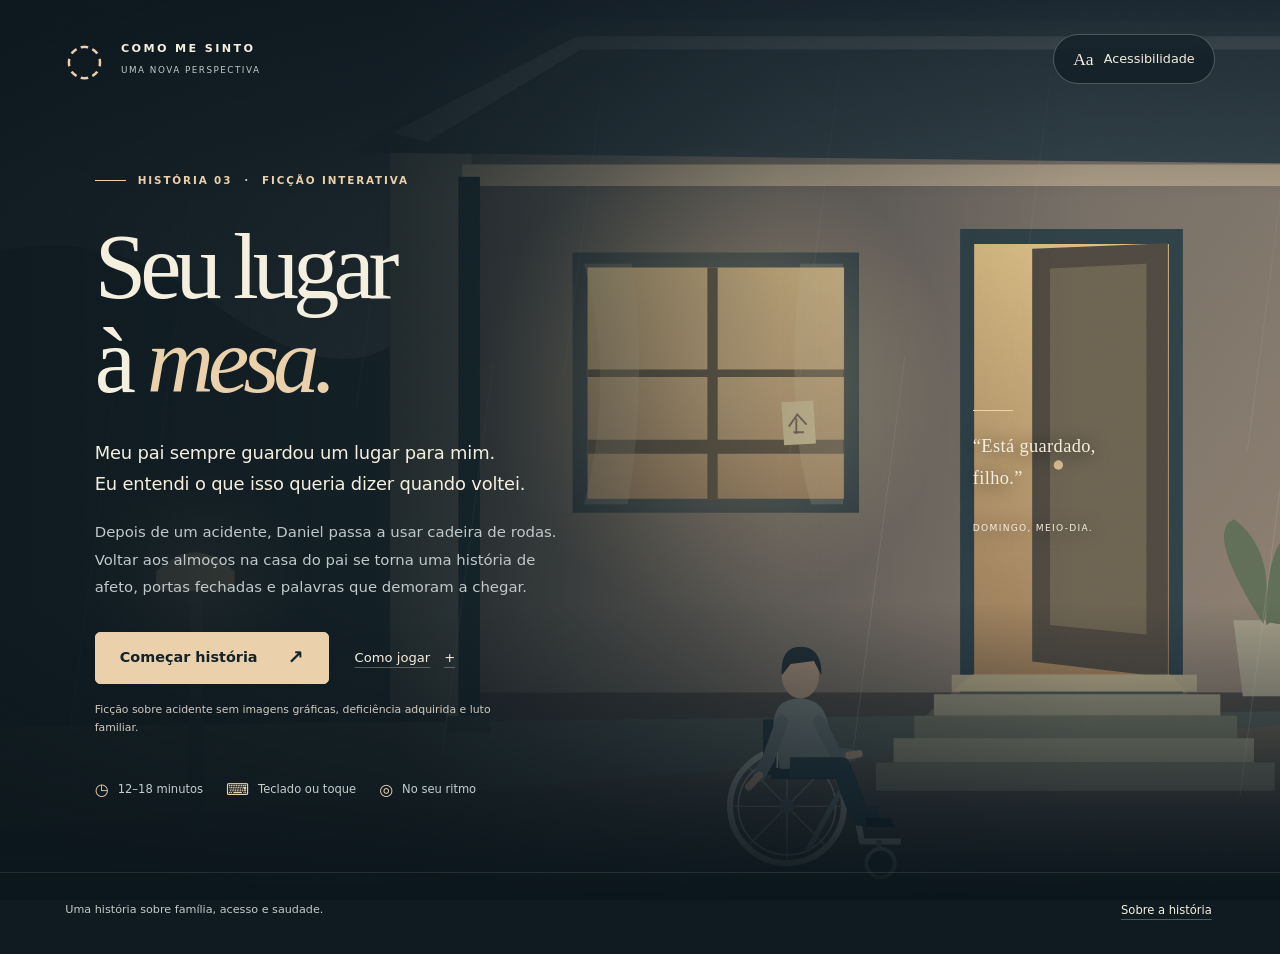
<file: Solacium/DeficienciaMotora/index.html>
<!DOCTYPE html>
<html lang="pt-BR">
<head>
  <meta charset="UTF-8">
  <meta name="viewport" content="width=device-width, initial-scale=1">
  <meta name="theme-color" content="#101b21">
  <meta name="description" content="Uma história interativa dramática sobre um filho cadeirante, seu pai e o que cabe em um almoço de domingo. Jogue no seu ritmo, pelo teclado ou pelo toque.">
  <title>Seu lugar à mesa — Como me sinto</title>
  <link rel="icon" href="data:image/svg+xml,%3Csvg xmlns='http://www.w3.org/2000/svg' viewBox='0 0 80 80'%3E%3Crect width='80' height='80' rx='20' fill='%23101b21'/%3E%3Ccircle cx='40' cy='40' r='24' fill='none' stroke='%23efd3a6' stroke-width='2'/%3E%3Cpath d='M27 46 Q40 20 53 46' fill='none' stroke='%23efd3a6' stroke-width='3'/%3E%3C/svg%3E">
  <link rel="stylesheet" href="style.css">
  <script src="script.js" defer></script>
</head>
<body>
  <a class="skip-link" href="#main-content">Pular para o conteúdo</a>
  <div id="background" aria-hidden="true"><div id="scene-art"></div><div id="vision-layer"></div><div class="film-grain"></div></div>
  <div class="page-shade" aria-hidden="true"></div>

  <main id="main-content">
    <section id="start-screen" class="screen" aria-labelledby="game-title">
      <header class="site-header">
        <a class="wordmark" href="#game-title" aria-label="Como me sinto. Seu lugar à mesa."><span class="brand-symbol" aria-hidden="true">◌</span><span>COMO ME SINTO<small>UMA NOVA PERSPECTIVA</small></span></a>
        <button class="quiet-button" data-open="settings-dialog"><span aria-hidden="true">Aa</span> Acessibilidade</button>
      </header>
      <div class="opening-content">
        <p class="eyebrow"><span class="tiny-line" aria-hidden="true"></span> HISTÓRIA 03 <span class="eyebrow-dot" aria-hidden="true">·</span> FICÇÃO INTERATIVA</p>
        <h1 id="game-title">Seu lugar<br>à <em>mesa.</em></h1>
        <p class="opening-quote">Meu pai sempre guardou um lugar para mim.<br>Eu entendi o que isso queria dizer quando voltei.</p>
        <p class="opening-description">Depois de um acidente, Daniel passa a usar cadeira de rodas. Voltar aos almoços na casa do pai se torna uma história de afeto, portas fechadas e palavras que demoram a chegar.</p>
        <div class="opening-actions">
          <button id="start-button" class="primary-button">Começar história <span aria-hidden="true">↗</span></button>
          <button id="continue-button" class="secondary-button" hidden>Continuar história</button>
          <button class="text-button" data-open="help-dialog">Como jogar <span aria-hidden="true">+</span></button>
        </div>
        <p class="content-note">Ficção sobre acidente sem imagens gráficas, deficiência adquirida e luto familiar.</p>
        <p id="save-hint" class="small-note" hidden></p>
        <div class="opening-features"><span><span aria-hidden="true">◷</span> 12–18 minutos</span><span><span aria-hidden="true">⌨</span> Teclado ou toque</span><span><span aria-hidden="true">◎</span> No seu ritmo</span></div>
      </div>
      <div class="art-caption" aria-hidden="true"><span class="caption-line"></span><span>“Está guardado,<br>filho.”</span><small>DOMINGO, MEIO-DIA.</small></div>
      <footer class="opening-footer"><span>Uma história sobre família, acesso e saudade.</span><button class="text-button" data-open="about-dialog">Sobre a história</button></footer>
    </section>

    <section id="story-screen" class="screen" aria-label="História interativa" hidden>
      <header class="site-header story-header">
        <div class="wordmark"><span class="brand-symbol" aria-hidden="true">◌</span><span>SEU LUGAR À MESA<small id="chapter-label">CAPÍTULO 01</small></span></div>
        <div class="header-actions"><button id="pause-button" class="quiet-button"><span aria-hidden="true">Ⅱ</span> Pausar</button><button class="quiet-button" data-open="settings-dialog" aria-label="Abrir configurações de acessibilidade"><span aria-hidden="true">Aa</span><span class="desktop-label"> Acessibilidade</span></button></div>
      </header>
      <div class="progress-row"><p id="scene-position"></p><progress id="story-progress" max="25" value="1" aria-label="Progresso da história"></progress><span id="timeline-label"></span></div>
      <article id="story-panel" tabindex="-1" aria-labelledby="scene-title" aria-describedby="scene-description scene-text objective">
        <p id="scene-kicker" class="eyebrow"></p>
        <h2 id="scene-title"></h2>
        <p id="scene-description" class="scene-description"></p>
        <div id="scene-text" class="narrative"></div>
        <div id="interaction" class="interaction">
          <p id="objective" class="objective"></p>
          <ol id="route-progress" class="route-progress" aria-label="Etapas da interação" hidden></ol>
          <div id="choices" class="choices" role="group" aria-label="Escolha uma ação"></div>
          <div id="feedback" class="feedback" role="status" aria-live="polite" aria-atomic="true" hidden></div>
          <div class="continue-row"><button id="next-button" class="primary-button" hidden>Continuar <span aria-hidden="true">→</span></button><button id="route-reset" class="text-button" hidden>Refazer sequência</button></div>
        </div>
      </article>
      <footer class="story-footer">
        <div class="utility-actions"><button id="repeat-button" class="text-button">Reler cena</button><button id="listen-button" class="text-button" aria-pressed="false">Ouvir trilha e ambiente</button><button id="notebook-button" class="text-button">Caixa de lembranças <span id="notebook-count" class="counter">0</span></button></div>
        <p id="control-hint" class="small-note">Tab para navegar · Enter para escolher</p>
      </footer>
    </section>

    <section id="ending" class="screen ending-screen" aria-labelledby="ending-title" hidden>
      <header class="site-header"><div class="wordmark"><span class="brand-symbol" aria-hidden="true">◌</span><span>COMO ME SINTO<small>SEU LUGAR À MESA</small></span></div><button class="quiet-button" data-open="settings-dialog" aria-label="Abrir configurações de acessibilidade"><span aria-hidden="true">Aa</span> <span class="desktop-label">Acessibilidade</span></button></header>
      <div class="ending-content" tabindex="-1" id="ending-content" aria-labelledby="ending-title" aria-describedby="ending-text ending-personal">
        <p class="eyebrow">FIM DESTA HISTÓRIA. COMEÇO DE OUTRAS.</p>
        <span class="ending-orbit" aria-hidden="true"><span></span></span>
        <h2 id="ending-title">Está<br><em>guardado.</em></h2>
        <p id="ending-text">Pela primeira vez desde o acidente, eu pude voltar à mesa do meu pai. A cadeira dele continuou vazia. Lia se sentou perto de mim.</p>
        <p id="ending-personal" class="ending-personal"></p>
        <p id="ending-message" class="ending-message">O café esfria. Lia conta da escola.<br>Eu fico para ouvir.</p>
        <div class="ending-actions"><button id="restart-button" class="primary-button">Jogar outra vez <span aria-hidden="true">↗</span></button><button class="secondary-button" id="ending-notebook">Abrir minhas lembranças</button><button class="text-button" data-open="about-dialog">Sobre a história</button></div>
      </div>
      <footer class="opening-footer"><span>Uma casa também se faz de quem cabe nela.</span><span>COMO ME SINTO · HISTÓRIA 03</span></footer>
    </section>
  </main>

  <dialog id="settings-dialog" aria-labelledby="settings-title">
    <form method="dialog" class="dialog-top"><p class="eyebrow">DO SEU JEITO</p><button class="close-button" aria-label="Fechar configurações">×</button></form>
    <h2 id="settings-title">Acessibilidade</h2><p class="dialog-intro">A história espera por você. Ajuste a leitura, a voz e o cenário quando quiser.</p>
    <div class="settings-list">
      <label class="setting-row"><span><strong>Narração por voz</strong><small>Lê cenas, descrições e escolhas. Se usa leitor de tela, deixe desligada para evitar duas vozes.</small></span><input id="setting-narration" type="checkbox"></label>
      <div class="setting-row"><label for="setting-rate"><strong>Velocidade da voz</strong></label><select id="setting-rate"><option value="0.85">Mais lenta</option><option value="1">Normal</option><option value="1.15">Mais rápida</option></select></div>
      <label class="setting-row"><span><strong>Trilha e ambiente</strong><small>Piano instrumental original e ambientes discretos. O som é opcional.</small></span><input id="setting-sound" type="checkbox"></label>
      <div class="setting-row"><label for="setting-volume"><strong>Volume da trilha e do ambiente</strong></label><input id="setting-volume" type="range" min="0" max="100" value="35" aria-valuetext="35 por cento"></div>
      <div class="setting-row"><label for="setting-size"><strong>Tamanho do texto</strong></label><select id="setting-size"><option value="1">Padrão</option><option value="1.15">Grande</option><option value="1.3">Muito grande</option></select></div>
      <label class="setting-row"><span><strong>Alto contraste</strong><small>Fundo sólido e controles com bordas mais marcadas.</small></span><input id="setting-contrast" type="checkbox"></label>
      <label class="setting-row"><span><strong>Reduzir movimento</strong><small>Desliga a movimentação da câmera e as transições.</small></span><input id="setting-motion" type="checkbox"></label>
      <label class="setting-row"><span><strong>Fundo sem ilustração</strong><small>Usa um fundo sólido, sem os detalhes dos cenários.</small></span><input id="setting-clear" type="checkbox"></label>
      <label class="setting-row"><span><strong>Atalhos de uma tecla</strong><small>Opcional. Deixe desligado se essas teclas já são usadas pelo seu leitor de tela.</small></span><input id="setting-shortcuts" type="checkbox"></label>
    </div>
    <p class="small-note">A voz usa o recurso de fala do navegador e depende das vozes disponíveis no dispositivo.</p>
    <div class="dialog-bottom"><button id="test-voice" class="secondary-button">Testar voz</button><form method="dialog"><button class="primary-button">Voltar à história</button></form></div>
  </dialog>

  <dialog id="help-dialog" aria-labelledby="help-title">
    <form method="dialog" class="dialog-top"><p class="eyebrow">ANTES DE COMEÇAR</p><button class="close-button" aria-label="Fechar instruções">×</button></form>
    <h2 id="help-title">No seu ritmo.</h2><p class="dialog-intro">Leia ou escute cada cena e escolha como continuar. Não há limite de tempo. Você pode experimentar as pistas quantas vezes quiser.</p>
    <ul class="help-list"><li><strong>Teclado:</strong> use Tab e Shift + Tab para navegar; Enter ou Espaço ativa o botão em foco.</li><li><strong>Leitor de tela:</strong> títulos, descrições, pistas e escolhas estão em texto. A narração própria começa desligada.</li><li><strong>Som:</strong> o piano e os ambientes são opcionais. Todas as informações necessárias estão em texto.</li><li><strong>Lembranças:</strong> a caixa guarda objetos, anotações e trechos da carta. Você pode abri-la a qualquer momento.</li><li><strong>Progresso:</strong> é salvo neste navegador quando o armazenamento local está disponível.</li></ul>
    <details><summary>Atalhos opcionais de uma tecla</summary><p>Ative-os em Acessibilidade. 1, 2 e 3 escolhem uma ação; N continua; R repete a cena; E liga ou desliga a trilha; C abre as lembranças; P pausa; H abre estas instruções. Escape fecha a janela aberta.</p></details>
    <div class="dialog-bottom"><button class="secondary-button" id="help-settings">Configurar acessibilidade</button><form method="dialog"><button class="primary-button">Entendi</button></form></div>
  </dialog>

  <dialog id="pause-dialog" aria-labelledby="pause-title">
    <form method="dialog" class="dialog-top"><p class="eyebrow">SEM PRESSA</p><button class="close-button" aria-label="Retomar história">×</button></form>
    <h2 id="pause-title">O mundo pode esperar.</h2><p class="dialog-intro">A cena está guardada. Volte quando quiser.</p><div class="dialog-bottom"><button id="home-button" class="secondary-button">Voltar ao início</button><form method="dialog"><button class="primary-button">Retomar história</button></form></div>
  </dialog>

  <dialog id="notebook-dialog" aria-labelledby="notebook-title">
    <form method="dialog" class="dialog-top"><p class="eyebrow">O QUE LEVO COMIGO</p><button class="close-button" aria-label="Fechar lembranças">×</button></form>
    <h2 id="notebook-title">Minha caixa de lembranças</h2><p class="dialog-intro">Objetos, palavras e os pequenos gestos que não quero esquecer. Você pode voltar a eles a qualquer momento.</p><ul id="notebook-list" class="notebook-list"></ul><form method="dialog" class="dialog-bottom"><button class="primary-button">Voltar</button></form>
  </dialog>

  <dialog id="about-dialog" aria-labelledby="about-title">
    <form method="dialog" class="dialog-top"><p class="eyebrow">COMO ME SINTO · HISTÓRIA 03</p><button class="close-button" aria-label="Fechar informações">×</button></form>
    <h2 id="about-title">Um lugar para pertencer.</h2><div class="about-copy"><p>Daniel é um pai de 29 anos que passa a usar cadeira de rodas após um acidente. A história acompanha sua relação com a filha Lia, a irmã Clara e o pai, um homem que costuma demonstrar afeto com pequenos gestos.</p><p>É uma ficção dramática sobre acesso, consentimento, luto e memória. O acidente não é mostrado. Há a morte de um familiar; nenhuma escolha do jogador pode causar ou evitar esse acontecimento.</p><p>A cadeira de rodas continua fazendo parte da vida de Daniel no final. As adaptações são planejadas com ele. Não há pontuação por sentir tristeza, pedir apoio ou precisar de tempo.</p><p>Os trajetos e projetos são elementos da ficção, sem instruções de reabilitação, construção ou transferência. A história representa uma pessoa, não a experiência de todas as pessoas cadeirantes.</p><p>Esta é a terceira história de <em>Como me sinto</em>, com cenários vetoriais e uma trilha instrumental original sintetizada no próprio jogo.</p></div><form method="dialog" class="dialog-bottom"><button class="primary-button">Voltar</button></form>
  </dialog>
  <div id="system-status" class="system-status" role="status" aria-live="polite" aria-atomic="true"></div>
  <noscript><div class="noscript-message">Este jogo precisa de JavaScript. Ative-o no navegador e abra novamente o arquivo index.html.</div></noscript>
</body>
</html>
</file>
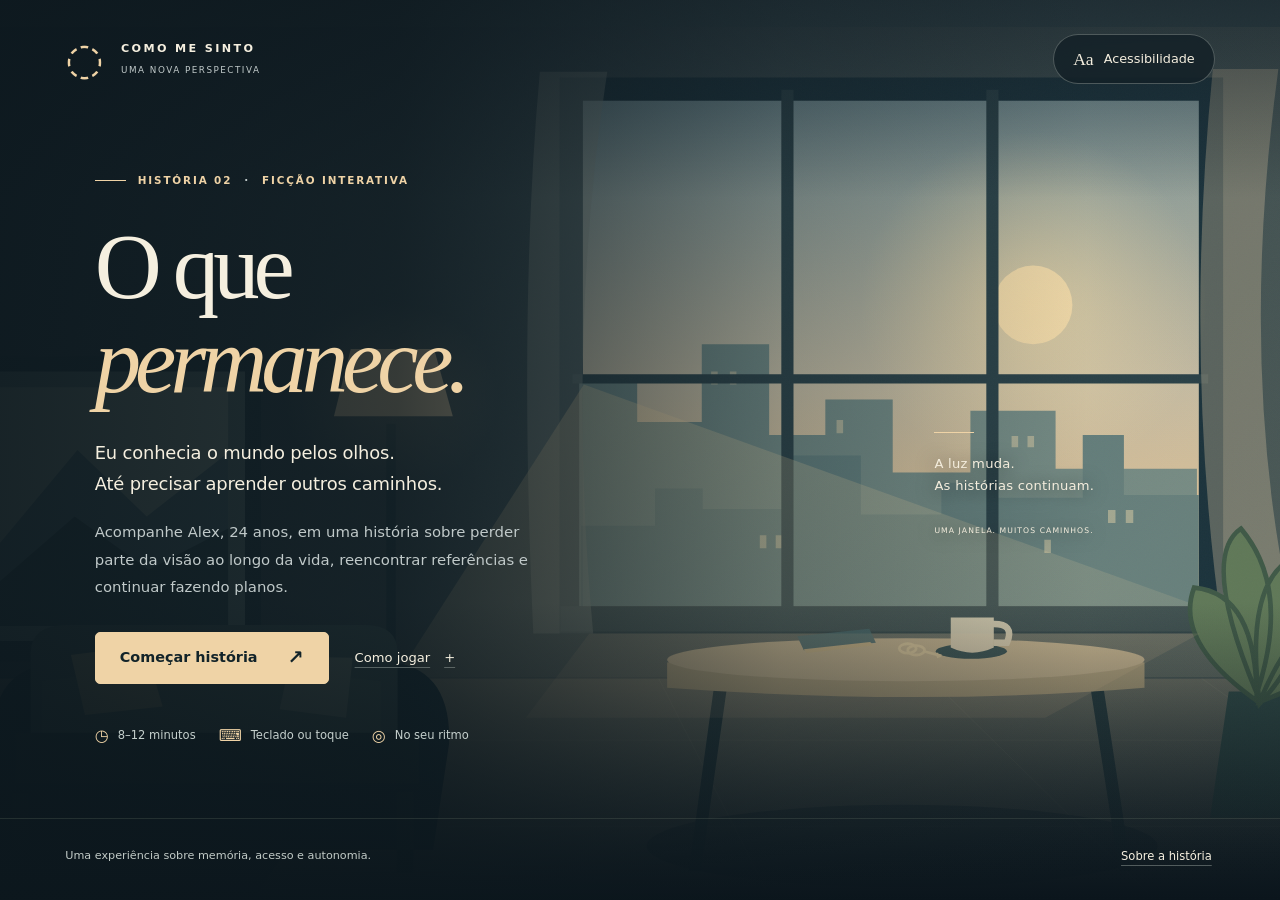
<file: Solacium/DefidienciaVisual/index.html>
<!DOCTYPE html>
<html lang="pt-BR">
<head>
  <meta charset="UTF-8">
  <meta name="viewport" content="width=device-width, initial-scale=1">
  <meta name="theme-color" content="#101b21">
  <meta name="description" content="Uma história interativa sobre memória, perda de visão adquirida e novas maneiras de seguir. Jogue no seu ritmo, pelo teclado ou pelo toque.">
  <title>O que permanece — Como me sinto</title>
  <link rel="icon" href="data:image/svg+xml,%3Csvg xmlns='http://www.w3.org/2000/svg' viewBox='0 0 80 80'%3E%3Crect width='80' height='80' rx='20' fill='%23101b21'/%3E%3Ccircle cx='40' cy='40' r='24' fill='none' stroke='%23efd3a6' stroke-width='2'/%3E%3Cpath d='M27 46 Q40 20 53 46' fill='none' stroke='%23efd3a6' stroke-width='3'/%3E%3C/svg%3E">
  <link rel="stylesheet" href="style.css">
  <script src="script.js" defer></script>
</head>
<body>
  <a class="skip-link" href="#main-content">Pular para o conteúdo</a>
  <div id="background" aria-hidden="true"><div id="scene-art"></div><div id="vision-layer"></div><div class="film-grain"></div></div>
  <div class="page-shade" aria-hidden="true"></div>

  <main id="main-content">
    <section id="start-screen" class="screen" aria-labelledby="game-title">
      <header class="site-header">
        <a class="wordmark" href="#game-title" aria-label="Como me sinto. O que permanece."><span class="brand-symbol" aria-hidden="true">◌</span><span>COMO ME SINTO<small>UMA NOVA PERSPECTIVA</small></span></a>
        <button class="quiet-button" data-open="settings-dialog"><span aria-hidden="true">Aa</span> Acessibilidade</button>
      </header>
      <div class="opening-content">
        <p class="eyebrow"><span class="tiny-line" aria-hidden="true"></span> HISTÓRIA 02 <span class="eyebrow-dot" aria-hidden="true">·</span> FICÇÃO INTERATIVA</p>
        <h1 id="game-title">O que<br><em>permanece.</em></h1>
        <p class="opening-quote">Eu conhecia o mundo pelos olhos.<br>Até precisar aprender outros caminhos.</p>
        <p class="opening-description">Acompanhe Alex, 24 anos, em uma história sobre perder parte da visão ao longo da vida, reencontrar referências e continuar fazendo planos.</p>
        <div class="opening-actions">
          <button id="start-button" class="primary-button">Começar história <span aria-hidden="true">↗</span></button>
          <button id="continue-button" class="secondary-button" hidden>Continuar história</button>
          <button class="text-button" data-open="help-dialog">Como jogar <span aria-hidden="true">+</span></button>
        </div>
        <p id="save-hint" class="small-note" hidden></p>
        <div class="opening-features"><span><span aria-hidden="true">◷</span> 8–12 minutos</span><span><span aria-hidden="true">⌨</span> Teclado ou toque</span><span><span aria-hidden="true">◎</span> No seu ritmo</span></div>
      </div>
      <div class="art-caption" aria-hidden="true"><span class="caption-line"></span><span>A luz muda.<br>As histórias continuam.</span><small>UMA JANELA. MUITOS CAMINHOS.</small></div>
      <footer class="opening-footer"><span>Uma experiência sobre memória, acesso e autonomia.</span><button class="text-button" data-open="about-dialog">Sobre a história</button></footer>
    </section>

    <section id="story-screen" class="screen" aria-label="História interativa" hidden>
      <header class="site-header story-header">
        <div class="wordmark"><span class="brand-symbol" aria-hidden="true">◌</span><span>O QUE PERMANECE<small id="chapter-label">CAPÍTULO 01</small></span></div>
        <div class="header-actions"><button id="pause-button" class="quiet-button"><span aria-hidden="true">Ⅱ</span> Pausar</button><button class="quiet-button" data-open="settings-dialog" aria-label="Abrir configurações de acessibilidade"><span aria-hidden="true">Aa</span><span class="desktop-label"> Acessibilidade</span></button></div>
      </header>
      <div class="progress-row"><p id="scene-position"></p><progress id="story-progress" max="18" value="1" aria-label="Progresso da história"></progress><span id="timeline-label"></span></div>
      <article id="story-panel" tabindex="-1" aria-labelledby="scene-title" aria-describedby="scene-description scene-text objective">
        <p id="scene-kicker" class="eyebrow"></p>
        <h2 id="scene-title"></h2>
        <p id="scene-description" class="scene-description"></p>
        <div id="scene-text" class="narrative"></div>
        <div id="interaction" class="interaction">
          <p id="objective" class="objective"></p>
          <ol id="route-progress" class="route-progress" aria-label="Referências encontradas na rota" hidden></ol>
          <div id="choices" class="choices" role="group" aria-label="Escolha uma ação"></div>
          <div id="feedback" class="feedback" role="status" aria-live="polite" aria-atomic="true" hidden></div>
          <div class="continue-row"><button id="next-button" class="primary-button" hidden>Continuar <span aria-hidden="true">→</span></button><button id="route-reset" class="text-button" hidden>Refazer sequência</button></div>
        </div>
      </article>
      <footer class="story-footer">
        <div class="utility-actions"><button id="repeat-button" class="text-button">Repetir cena</button><button id="listen-button" class="text-button" aria-pressed="false">Ouvir ambiente</button><button id="notebook-button" class="text-button">Caderno de referências <span id="notebook-count" class="counter">0</span></button></div>
        <p id="control-hint" class="small-note">Tab para navegar · Enter para escolher</p>
      </footer>
    </section>

    <section id="ending" class="screen ending-screen" aria-labelledby="ending-title" hidden>
      <header class="site-header"><div class="wordmark"><span class="brand-symbol" aria-hidden="true">◌</span><span>COMO ME SINTO<small>O QUE PERMANECE</small></span></div><button class="quiet-button" data-open="settings-dialog" aria-label="Abrir configurações de acessibilidade"><span aria-hidden="true">Aa</span> <span class="desktop-label">Acessibilidade</span></button></header>
      <div class="ending-content" tabindex="-1" id="ending-content" aria-labelledby="ending-title" aria-describedby="ending-text ending-personal">
        <p class="eyebrow">FIM DESTA HISTÓRIA. COMEÇO DE OUTRAS.</p>
        <span class="ending-orbit" aria-hidden="true"><span></span></span>
        <h2 id="ending-title">A vida ainda<br><em>é minha.</em></h2>
        <p id="ending-text">Minha visão mudou. Continuo sendo a pessoa que gosta de café, guarda lembranças e quer encontrar os amigos. Agora, tenho outras formas de chegar.</p>
        <p id="ending-personal" class="ending-personal"></p>
        <p id="ending-message" class="ending-message">Autonomia também é escolher o apoio de que preciso.<br>Acessibilidade faz parte do caminho.</p>
        <div class="ending-actions"><button id="restart-button" class="primary-button">Jogar outra vez <span aria-hidden="true">↗</span></button><button class="secondary-button" id="ending-notebook">Abrir meu caderno</button><button class="text-button" data-open="about-dialog">Sobre a história</button></div>
      </div>
      <footer class="opening-footer"><span>Obrigado por caminhar com Alex.</span><span>Uma história de muitas possíveis.</span></footer>
    </section>
  </main>

  <dialog id="settings-dialog" aria-labelledby="settings-title">
    <form method="dialog" class="dialog-top"><p class="eyebrow">DO SEU JEITO</p><button class="close-button" aria-label="Fechar configurações">×</button></form>
    <h2 id="settings-title">Acessibilidade</h2><p class="dialog-intro">A história espera por você. Ajuste a leitura, a voz e o cenário quando quiser.</p>
    <div class="settings-list">
      <label class="setting-row"><span><strong>Narração por voz</strong><small>Lê cenas, descrições e escolhas. Se usa leitor de tela, deixe desligada para evitar duas vozes.</small></span><input id="setting-narration" type="checkbox"></label>
      <div class="setting-row"><label for="setting-rate"><strong>Velocidade da voz</strong></label><select id="setting-rate"><option value="0.85">Mais lenta</option><option value="1">Normal</option><option value="1.15">Mais rápida</option></select></div>
      <label class="setting-row"><span><strong>Som ambiente</strong><small>Sons suaves e pistas em estéreo. Todas as pistas também aparecem por escrito.</small></span><input id="setting-sound" type="checkbox"></label>
      <div class="setting-row"><label for="setting-volume"><strong>Volume do ambiente</strong></label><input id="setting-volume" type="range" min="0" max="100" value="35" aria-valuetext="35 por cento"></div>
      <div class="setting-row"><label for="setting-size"><strong>Tamanho do texto</strong></label><select id="setting-size"><option value="1">Padrão</option><option value="1.15">Grande</option><option value="1.3">Muito grande</option></select></div>
      <label class="setting-row"><span><strong>Alto contraste</strong><small>Fundo sólido e controles com bordas mais marcadas.</small></span><input id="setting-contrast" type="checkbox"></label>
      <label class="setting-row"><span><strong>Reduzir movimento</strong><small>Desliga a movimentação da câmera e as transições.</small></span><input id="setting-motion" type="checkbox"></label>
      <label class="setting-row"><span><strong>Cenário sem desfoque</strong><small>Remove os efeitos visuais. O texto e os controles são sempre nítidos.</small></span><input id="setting-clear" type="checkbox"></label>
      <label class="setting-row"><span><strong>Atalhos de uma tecla</strong><small>Opcional. Deixe desligado se essas teclas já são usadas pelo seu leitor de tela.</small></span><input id="setting-shortcuts" type="checkbox"></label>
    </div>
    <p class="small-note">A voz usa o recurso de fala do navegador e depende das vozes disponíveis no dispositivo.</p>
    <div class="dialog-bottom"><button id="test-voice" class="secondary-button">Testar voz</button><form method="dialog"><button class="primary-button">Voltar à história</button></form></div>
  </dialog>

  <dialog id="help-dialog" aria-labelledby="help-title">
    <form method="dialog" class="dialog-top"><p class="eyebrow">ANTES DE COMEÇAR</p><button class="close-button" aria-label="Fechar instruções">×</button></form>
    <h2 id="help-title">No seu ritmo.</h2><p class="dialog-intro">Leia ou escute cada cena e escolha como continuar. Não há limite de tempo. Você pode experimentar as pistas quantas vezes quiser.</p>
    <ul class="help-list"><li><strong>Teclado:</strong> use Tab e Shift + Tab para navegar; Enter ou Espaço ativa o botão em foco.</li><li><strong>Leitor de tela:</strong> títulos, descrições, pistas e escolhas estão em texto. A narração própria começa desligada.</li><li><strong>Som:</strong> fones ajudam a perceber a direção das pistas, mas não são necessários para resolver nenhuma interação.</li><li><strong>Caderno:</strong> guarda lembranças e referências. Consulte-o sempre que quiser.</li><li><strong>Progresso:</strong> é salvo neste navegador quando o armazenamento local está disponível.</li></ul>
    <details><summary>Atalhos opcionais de uma tecla</summary><p>Ative-os em Acessibilidade. 1, 2 e 3 escolhem uma ação; N continua; R repete a cena; E liga ou desliga o ambiente; C abre o caderno; P pausa; H abre estas instruções. Escape fecha a janela aberta.</p></details>
    <div class="dialog-bottom"><button class="secondary-button" id="help-settings">Configurar acessibilidade</button><form method="dialog"><button class="primary-button">Entendi</button></form></div>
  </dialog>

  <dialog id="pause-dialog" aria-labelledby="pause-title">
    <form method="dialog" class="dialog-top"><p class="eyebrow">SEM PRESSA</p><button class="close-button" aria-label="Retomar história">×</button></form>
    <h2 id="pause-title">O mundo pode esperar.</h2><p class="dialog-intro">A cena está guardada. Volte quando quiser.</p><div class="dialog-bottom"><button id="home-button" class="secondary-button">Voltar ao início</button><form method="dialog"><button class="primary-button">Retomar história</button></form></div>
  </dialog>

  <dialog id="notebook-dialog" aria-labelledby="notebook-title">
    <form method="dialog" class="dialog-top"><p class="eyebrow">O QUE LEVO COMIGO</p><button class="close-button" aria-label="Fechar caderno">×</button></form>
    <h2 id="notebook-title">Meu caderno</h2><p class="dialog-intro">As referências que fui construindo. Você pode consultá-las em qualquer momento.</p><ul id="notebook-list" class="notebook-list"></ul><form method="dialog" class="dialog-bottom"><button class="primary-button">Voltar</button></form>
  </dialog>

  <dialog id="about-dialog" aria-labelledby="about-title">
    <form method="dialog" class="dialog-top"><p class="eyebrow">COMO ME SINTO · HISTÓRIA 02</p><button class="close-button" aria-label="Fechar informações">×</button></form>
    <h2 id="about-title">Uma história possível.</h2><div class="about-copy"><p>Alex enxergava e adquire uma deficiência visual na vida adulta. A história acompanha uma perda progressiva de visão, com visão residual, e o aprendizado de novas referências.</p><p>Os efeitos no cenário são uma linguagem de ficção. Não reproduzem com precisão uma condição específica nem representam todas as pessoas com deficiência visual.</p><p>O caminho de Alex inclui acompanhamento, reabilitação, tecnologia, vínculos e escolhas próprias. A história termina com novos planos, sem uma recuperação mágica da visão.</p><p>Inspirado na estrutura de cenas e interações do jogo <em>Como me sinto</em>. Esta versão tem cenários vetoriais e sons próprios, sem precisar baixar imagens ou músicas.</p></div><form method="dialog" class="dialog-bottom"><button class="primary-button">Voltar</button></form>
  </dialog>
  <div id="system-status" class="system-status" role="status" aria-live="polite" aria-atomic="true"></div>
  <noscript><div class="noscript-message">Este jogo precisa de JavaScript. Ative-o no navegador e abra novamente o arquivo index.html.</div></noscript>
</body>
</html>
</file>
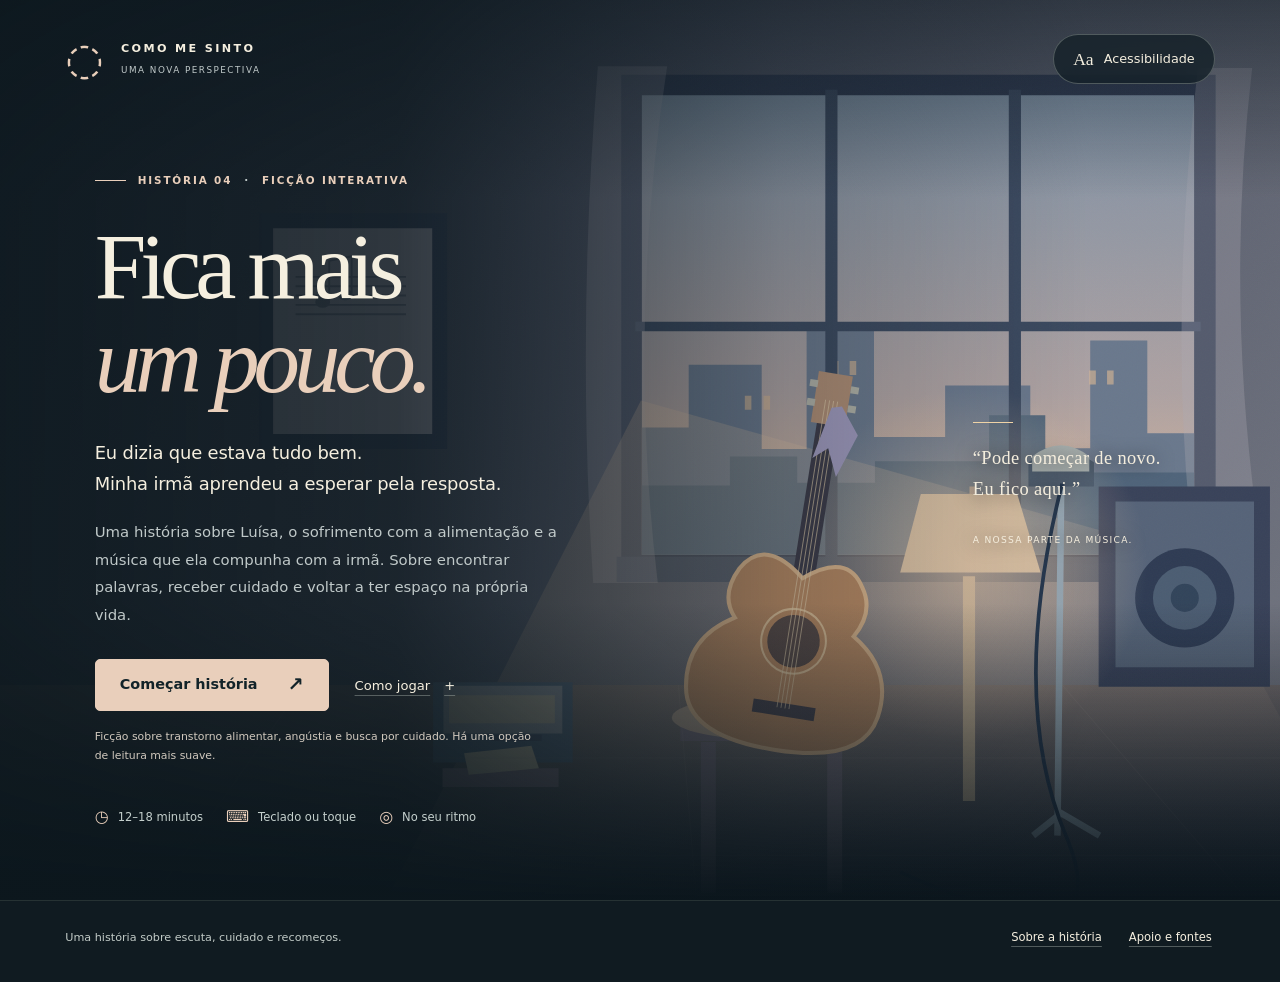
<file: Solacium/DisturbioAlimentar/index.html>
<!DOCTYPE html>
<html lang="pt-BR">
<head>
  <meta charset="UTF-8">
  <meta name="viewport" content="width=device-width, initial-scale=1">
  <meta name="theme-color" content="#101b21">
  <meta name="description" content="Uma história interativa sensível sobre transtorno alimentar, duas irmãs e a busca por cuidado. Jogue no seu ritmo, pelo teclado ou pelo toque.">
  <title>Fica mais um pouco — Como me sinto</title>
  <link rel="icon" href="data:image/svg+xml,%3Csvg xmlns='http://www.w3.org/2000/svg' viewBox='0 0 80 80'%3E%3Crect width='80' height='80' rx='20' fill='%23101b21'/%3E%3Ccircle cx='40' cy='40' r='24' fill='none' stroke='%23efd3a6' stroke-width='2'/%3E%3Cpath d='M27 46 Q40 20 53 46' fill='none' stroke='%23efd3a6' stroke-width='3'/%3E%3C/svg%3E">
  <link rel="stylesheet" href="style.css">
  <script src="script.js" defer></script>
</head>
<body>
  <a class="skip-link" href="#main-content">Pular para o conteúdo</a>
  <div id="background" aria-hidden="true"><div id="scene-art"></div><div id="vision-layer"></div><div class="film-grain"></div></div>
  <div class="page-shade" aria-hidden="true"></div>

  <main id="main-content">
    <section id="start-screen" class="screen" aria-labelledby="game-title">
      <header class="site-header">
        <a class="wordmark" href="#game-title" aria-label="Como me sinto. Fica mais um pouco."><span class="brand-symbol" aria-hidden="true">◌</span><span>COMO ME SINTO<small>UMA NOVA PERSPECTIVA</small></span></a>
        <button class="quiet-button" data-open="settings-dialog"><span aria-hidden="true">Aa</span> Acessibilidade</button>
      </header>
      <div class="opening-content">
        <p class="eyebrow"><span class="tiny-line" aria-hidden="true"></span> HISTÓRIA 04 <span class="eyebrow-dot" aria-hidden="true">·</span> FICÇÃO INTERATIVA</p>
        <h1 id="game-title">Fica mais<br><em>um pouco.</em></h1>
        <p class="opening-quote">Eu dizia que estava tudo bem.<br>Minha irmã aprendeu a esperar pela resposta.</p>
        <p class="opening-description">Uma história sobre Luísa, o sofrimento com a alimentação e a música que ela compunha com a irmã. Sobre encontrar palavras, receber cuidado e voltar a ter espaço na própria vida.</p>
        <div class="opening-actions">
          <button id="start-button" class="primary-button">Começar história <span aria-hidden="true">↗</span></button>
          <button id="continue-button" class="secondary-button" hidden>Continuar história</button>
          <button class="text-button" data-open="help-dialog">Como jogar <span aria-hidden="true">+</span></button>
        </div>
        <p class="content-note">Ficção sobre transtorno alimentar, angústia e busca por cuidado. Há uma opção de leitura mais suave.</p>
        <p id="save-hint" class="small-note" hidden></p>
        <div class="opening-features"><span><span aria-hidden="true">◷</span> 12–18 minutos</span><span><span aria-hidden="true">⌨</span> Teclado ou toque</span><span><span aria-hidden="true">◎</span> No seu ritmo</span></div>
      </div>
      <div class="art-caption" aria-hidden="true"><span class="caption-line"></span><span>“Pode começar de novo.<br>Eu fico aqui.”</span><small>A NOSSA PARTE DA MÚSICA.</small></div>
      <footer class="opening-footer"><span>Uma história sobre escuta, cuidado e recomeços.</span><div class="footer-links"><button class="text-button" data-open="about-dialog">Sobre a história</button><button class="text-button" data-open="support-dialog">Apoio e fontes</button></div></footer>
    </section>

    <section id="story-screen" class="screen" aria-label="História interativa" hidden>
      <header class="site-header story-header">
        <div class="wordmark"><span class="brand-symbol" aria-hidden="true">◌</span><span>FICA MAIS UM POUCO<small id="chapter-label">CAPÍTULO 01</small></span></div>
        <div class="header-actions"><button id="pause-button" class="quiet-button"><span aria-hidden="true">Ⅱ</span> Pausar</button><button class="quiet-button" data-open="settings-dialog" aria-label="Abrir configurações de acessibilidade"><span aria-hidden="true">Aa</span><span class="desktop-label"> Acessibilidade</span></button></div>
      </header>
      <div class="progress-row"><p id="scene-position"></p><progress id="story-progress" max="25" value="1" aria-label="Progresso da história"></progress><span id="timeline-label"></span></div>
      <article id="story-panel" tabindex="-1" aria-labelledby="scene-title" aria-describedby="scene-description scene-text objective">
        <p id="scene-kicker" class="eyebrow"></p>
        <h2 id="scene-title"></h2>
        <p id="scene-description" class="scene-description"></p>
        <div id="scene-text" class="narrative"></div>
        <div id="interaction" class="interaction">
          <p id="objective" class="objective"></p>
          <ol id="route-progress" class="route-progress" aria-label="Etapas da interação" hidden></ol>
          <div id="choices" class="choices" role="group" aria-label="Escolha uma ação"></div>
          <div id="feedback" class="feedback" role="status" aria-live="polite" aria-atomic="true" hidden></div>
          <div class="continue-row"><button id="next-button" class="primary-button" hidden>Continuar <span aria-hidden="true">→</span></button><button id="route-reset" class="text-button" hidden>Refazer sequência</button></div>
        </div>
      </article>
      <footer class="story-footer">
        <div class="utility-actions"><button id="repeat-button" class="text-button">Reler cena</button><button id="listen-button" class="text-button" aria-pressed="false">Ouvir trilha e ambiente</button><button id="soft-button" class="text-button" aria-pressed="false" hidden>Ler versão mais suave</button><button id="notebook-button" class="text-button">Caixa de lembranças <span id="notebook-count" class="counter">0</span></button><button class="text-button" data-open="support-dialog">Apoio e fontes</button></div>
        <p id="control-hint" class="small-note">Tab para navegar · Enter para escolher</p>
      </footer>
    </section>

    <section id="ending" class="screen ending-screen" aria-labelledby="ending-title" hidden>
      <header class="site-header"><div class="wordmark"><span class="brand-symbol" aria-hidden="true">◌</span><span>COMO ME SINTO<small>FICA MAIS UM POUCO</small></span></div><button class="quiet-button" data-open="settings-dialog" aria-label="Abrir configurações de acessibilidade"><span aria-hidden="true">Aa</span> <span class="desktop-label">Acessibilidade</span></button></header>
      <div class="ending-content" tabindex="-1" id="ending-content" aria-labelledby="ending-title" aria-describedby="ending-text ending-personal">
        <p class="eyebrow">FIM DESTA HISTÓRIA. COMEÇO DE OUTRAS.</p>
        <span class="ending-orbit" aria-hidden="true"><span></span></span>
        <h2 id="ending-title">Ainda há<br><em>voz aqui.</em></h2>
        <p id="ending-text">Ainda tenho dias difíceis. Tenho acompanhamento, pessoas com quem conversar e um próximo atendimento combinado. Hoje, a conversa continuou depois que a música acabou.</p>
        <p id="ending-personal" class="ending-personal"></p>
        <p id="ending-message" class="ending-message">“Fica mais um pouco?”<br>Eu fico. Ainda tenho uma coisa para contar.</p>
        <div class="ending-actions"><button id="restart-button" class="primary-button">Jogar outra vez <span aria-hidden="true">↗</span></button><button class="secondary-button" id="ending-notebook">Abrir minhas lembranças</button><button class="text-button" data-open="about-dialog">Sobre a história</button><button class="text-button" data-open="support-dialog">Apoio e fontes</button></div>
      </div>
      <footer class="opening-footer"><span>Há espaço para uma próxima conversa.</span><span>COMO ME SINTO · HISTÓRIA 04</span></footer>
    </section>
  </main>

  <dialog id="settings-dialog" aria-labelledby="settings-title">
    <form method="dialog" class="dialog-top"><p class="eyebrow">DO SEU JEITO</p><button class="close-button" aria-label="Fechar configurações">×</button></form>
    <h2 id="settings-title">Acessibilidade</h2><p class="dialog-intro">A história espera por você. Ajuste a leitura, a voz e o cenário quando quiser.</p>
    <div class="settings-list">
      <label class="setting-row"><span><strong>Narração por voz</strong><small>Lê cenas, descrições e escolhas. Se usa leitor de tela, deixe desligada para evitar duas vozes.</small></span><input id="setting-narration" type="checkbox"></label>
      <div class="setting-row"><label for="setting-rate"><strong>Velocidade da voz</strong></label><select id="setting-rate"><option value="0.85">Mais lenta</option><option value="1">Normal</option><option value="1.15">Mais rápida</option></select></div>
      <label class="setting-row"><span><strong>Trilha e ambiente</strong><small>Piano instrumental original e ambientes discretos. O som é opcional.</small></span><input id="setting-sound" type="checkbox"></label>
      <div class="setting-row"><label for="setting-volume"><strong>Volume da trilha e do ambiente</strong></label><input id="setting-volume" type="range" min="0" max="100" value="35" aria-valuetext="35 por cento"></div>
      <div class="setting-row"><label for="setting-size"><strong>Tamanho do texto</strong></label><select id="setting-size"><option value="1">Padrão</option><option value="1.15">Grande</option><option value="1.3">Muito grande</option></select></div>
      <label class="setting-row"><span><strong>Alto contraste</strong><small>Fundo sólido e controles com bordas mais marcadas.</small></span><input id="setting-contrast" type="checkbox"></label>
      <label class="setting-row"><span><strong>Reduzir movimento</strong><small>Desliga a movimentação da câmera e as transições.</small></span><input id="setting-motion" type="checkbox"></label>
      <label class="setting-row"><span><strong>Fundo sem ilustração</strong><small>Usa um fundo sólido, sem os detalhes dos cenários.</small></span><input id="setting-clear" type="checkbox"></label>
      <label class="setting-row"><span><strong>Leitura mais suave</strong><small>Troca alguns trechos de angústia por resumos breves. Suas escolhas e o progresso são preservados.</small></span><input id="setting-soft" type="checkbox"></label>
      <label class="setting-row"><span><strong>Atalhos de uma tecla</strong><small>Opcional. Deixe desligado se essas teclas já são usadas pelo seu leitor de tela.</small></span><input id="setting-shortcuts" type="checkbox"></label>
    </div>
    <p class="small-note">A voz usa o recurso de fala do navegador e depende das vozes disponíveis no dispositivo.</p>
    <div class="dialog-bottom"><button id="test-voice" class="secondary-button">Testar voz</button><form method="dialog"><button class="primary-button">Voltar à história</button></form></div>
  </dialog>

  <dialog id="help-dialog" aria-labelledby="help-title">
    <form method="dialog" class="dialog-top"><p class="eyebrow">ANTES DE COMEÇAR</p><button class="close-button" aria-label="Fechar instruções">×</button></form>
    <h2 id="help-title">No seu ritmo.</h2><p class="dialog-intro">Leia ou escute cada cena e escolha como continuar. Não há limite de tempo. Você pode experimentar as pistas quantas vezes quiser.</p>
    <ul class="help-list"><li><strong>Teclado:</strong> use Tab e Shift + Tab para navegar; Enter ou Espaço ativa o botão em foco.</li><li><strong>Leitor de tela:</strong> títulos, descrições, pistas e escolhas estão em texto. A narração própria começa desligada.</li><li><strong>Som:</strong> o piano e os ambientes são opcionais. Todas as informações necessárias estão em texto.</li><li><strong>Lembranças:</strong> a caixa guarda objetos, anotações e pequenos vínculos da história. Você pode abri-la a qualquer momento.</li><li><strong>Leitura mais suave:</strong> disponível nas configurações e no rodapé das cenas que têm resumo. Você pode mudar de opção a qualquer momento.</li><li><strong>Progresso:</strong> é salvo neste navegador quando o armazenamento local está disponível.</li></ul>
    <details><summary>Atalhos opcionais de uma tecla</summary><p>Ative-os em Acessibilidade. 1, 2 e 3 escolhem uma ação; N continua; R repete a cena; E liga ou desliga a trilha; C abre as lembranças; P pausa; H abre estas instruções. Escape fecha a janela aberta.</p></details>
    <div class="dialog-bottom"><button class="secondary-button" id="help-settings">Configurar acessibilidade</button><form method="dialog"><button class="primary-button">Entendi</button></form></div>
  </dialog>

  <dialog id="pause-dialog" aria-labelledby="pause-title">
    <form method="dialog" class="dialog-top"><p class="eyebrow">SEM PRESSA</p><button class="close-button" aria-label="Retomar história">×</button></form>
    <h2 id="pause-title">O mundo pode esperar.</h2><p class="dialog-intro">A cena está guardada. Volte quando quiser.</p><div class="dialog-bottom"><button id="home-button" class="secondary-button">Voltar ao início</button><form method="dialog"><button class="primary-button">Retomar história</button></form></div>
  </dialog>

  <dialog id="notebook-dialog" aria-labelledby="notebook-title">
    <form method="dialog" class="dialog-top"><p class="eyebrow">O QUE AINDA É MEU</p><button class="close-button" aria-label="Fechar lembranças">×</button></form>
    <h2 id="notebook-title">Minha caixa de lembranças</h2><p class="dialog-intro">Objetos, palavras e os pequenos gestos que não quero esquecer. Você pode voltar a eles a qualquer momento.</p><ul id="notebook-list" class="notebook-list"></ul><form method="dialog" class="dialog-bottom"><button class="primary-button">Voltar</button></form>
  </dialog>

  <dialog id="about-dialog" aria-labelledby="about-title">
    <form method="dialog" class="dialog-top"><p class="eyebrow">COMO ME SINTO · HISTÓRIA 04</p><button class="close-button" aria-label="Fechar informações">×</button></form>
    <h2 id="about-title">Uma história para escutar.</h2><div class="about-copy"><p>Luísa é uma personagem de 23 anos que vive um transtorno alimentar e começa a procurar cuidado. A história acompanha a relação com a irmã Iara, as perdas de espaço no cotidiano e o aprendizado de pedir apoio.</p><p>A ficção não especifica um diagnóstico individual, não aplica testes e não oferece orientações de alimentação ou tratamento. As decisões do jogo envolvem comunicação, lembranças, companhia e privacidade.</p><p>A busca por acompanhamento profissional faz parte do roteiro e continua no desfecho. O vínculo com a irmã e a música acompanham esse caminho. A personagem não tem sua saúde transformada em uma pontuação.</p><p>A opção <strong>Leitura mais suave</strong> resume alguns trechos de angústia e pode ser ativada a qualquer momento. Os cenários se concentram em objetos e vínculos, com uma composição que permanece a mesma ao longo da história.</p><p>Esta é a quarta história de <em>Como me sinto</em>. As referências de representação e as informações gerais estão em <strong>Apoio e fontes</strong>. O jogo não recebeu avaliação clínica individual nem substitui atendimento.</p></div><form method="dialog" class="dialog-bottom"><button class="primary-button">Voltar</button></form>
  </dialog>

  <dialog id="support-dialog" aria-labelledby="support-title">
    <form method="dialog" class="dialog-top"><p class="eyebrow">UMA PRÓXIMA CONVERSA</p><button class="close-button" aria-label="Fechar apoio e fontes">×</button></form>
    <h2 id="support-title">Você pode procurar apoio.</h2>
    <div class="about-copy"><p>Se algo desta história se aproxima do que você vive, uma pessoa de confiança pode ajudar a abrir uma conversa e acompanhar a busca por cuidado. Um profissional de saúde pode avaliar suas necessidades; no SUS, uma UBS pode acolher e orientar essa procura.</p><p>Transtornos alimentares podem ser tratados. O cuidado pode envolver profissionais de diferentes áreas, conforme a avaliação de cada pessoa.</p></div>
    <ul class="source-list">
      <li><a href="https://www.gov.br/saude/pt-br/composicao/saes/desmad/raps" target="_blank" rel="noopener noreferrer">Ministério da Saúde — Rede de Atenção Psicossocial</a><small>Informações oficiais sobre serviços, UBS e atenção em saúde mental no SUS.</small></li>
      <li><a href="https://www.nimh.nih.gov/health/publications/eating-disorders" target="_blank" rel="noopener noreferrer">NIMH — informações sobre transtornos alimentares</a><small>Informações gerais e possibilidades de tratamento. Em inglês.</small></li>
      <li><a href="https://cdn.mindframe.org.au/assets/src/uploads/Reporting-and-portrayal-of-eating-disorders-Digital.pdf" target="_blank" rel="noopener noreferrer">Mindframe / Everymind — representação responsável</a><small>Referência de linguagem e imagens consultada na criação. PDF em inglês.</small></li>
    </ul><p class="small-note">Fontes consultadas em 22 de outubro de 2026. A ficção representa uma experiência possível e não todas as pessoas com transtornos alimentares.</p>
    <form method="dialog" class="dialog-bottom"><button class="primary-button">Voltar</button></form>
  </dialog>
  <div id="system-status" class="system-status" role="status" aria-live="polite" aria-atomic="true"></div>
  <noscript><div class="noscript-message">Este jogo precisa de JavaScript. Ative-o no navegador e abra novamente o arquivo index.html.</div></noscript>
</body>
</html>
</file>
<file: Solacium/DeficienciaMotora/style.css>
:root {
  color-scheme: dark;
  --ink: #f5efdf;
  --muted: #c0c9c9;
  --amber: #ead0ab;
  --sage: #d5bcb0;
  --night: #101b21;
  --line: #637175;
  --text-scale: 1;
  --scene-blur: 0px;
  --scene-light: 1;
  --vision-opacity: 0;
  --panel-width: 820px;
  font-family: "Segoe UI", system-ui, -apple-system, sans-serif;
  font-size: calc(16px * var(--text-scale));
}
* { box-sizing: border-box; }
body { margin: 0; min-width: 300px; background: var(--night); color: var(--ink); line-height: 1.6; }
button, input, select { font: inherit; }
button, a, input, select, summary { -webkit-tap-highlight-color: transparent; }
button { cursor: pointer; color: inherit; }
a { color: inherit; }
button { border: 0; }
button:disabled { cursor: default; }
[hidden] { display: none !important; }
:focus-visible { outline: 3px solid #f8db9f; outline-offset: 6px; }
::selection { color: #101b21; background: #efd3a6; }
.skip-link { position: fixed; top: -100px; left: 20px; z-index: 100; background: var(--amber); color: #101b21; padding: 12px 20px; }
.skip-link:focus { top: 12px; }
#background { position: fixed; inset: 0; overflow: hidden; z-index: -3; background: #243b43; pointer-events: none; }
#scene-art { width: 100%; height: 100%; filter: blur(var(--scene-blur)) brightness(var(--scene-light)); transform: scale(1.04); transition: filter 2.2s ease; }
#scene-art svg { display: block; width: 100%; height: 100%; object-fit: cover; }
.scene-paint { animation: camera-drift 30s ease-in-out infinite alternate; transform-origin: 70% 50%; }
@keyframes camera-drift { from { transform: scale(1); } to { transform: scale(1.035) translate(-.5%, -.4%); } }
#vision-layer { position: absolute; inset: 0; background: radial-gradient(ellipse at 65% 46%, transparent 9%, #11212a66 38%, #0b1417ed 91%); opacity: var(--vision-opacity); transition: opacity 2.2s ease; }
.film-grain { position: absolute; inset: 0; opacity: .035; background-image: url("data:image/svg+xml,%3Csvg xmlns='http://www.w3.org/2000/svg' width='220' height='220'%3E%3Cfilter id='n'%3E%3CfeTurbulence type='fractalNoise' baseFrequency='.75' numOctaves='3' stitchTiles='stitch'/%3E%3C/filter%3E%3Cpath fill='%23fff' filter='url(%23n)' opacity='.8' d='M0 0h220v220H0z'/%3E%3C/svg%3E"); }
.page-shade { position: fixed; z-index: -2; inset: 0; background: linear-gradient(90deg, #0c171de8 0%, #0c171dc9 31%, #0c171d42 61%, #0c171d0a 85%), linear-gradient(0deg, #0b151c 0%, transparent 33%, transparent 78%, #101a228c 100%); pointer-events: none; }
.screen { min-height: 100svh; }
.site-header { padding: 34px clamp(22px, 5.1vw, 92px); display: flex; justify-content: space-between; align-items: center; gap: 20px; }
.wordmark { display: flex; align-items: center; gap: 15px; text-decoration: none; font-size: .7rem; font-weight: 650; letter-spacing: .21em; line-height: 1.5; }
.wordmark small { display: block; font-size: .55rem; letter-spacing: .17em; font-weight: 400; color: var(--muted); padding-top: 6px; }
.brand-symbol { font-size: 44px; line-height: 1; font-weight: 300; color: var(--amber); }
.quiet-button { border: 1px solid #87928d80; background: #0f1c23b3; min-height: 46px; border-radius: 30px; padding: 10px 19px; font-size: .8rem; display: inline-flex; align-items: center; justify-content: center; gap: 10px; backdrop-filter: blur(12px); }
.quiet-button:hover { background: #2a3c43; border-color: var(--amber); }
.quiet-button > span:first-child { font-family: Georgia, serif; font-size: 1.1rem; }
#start-screen { display: flex; flex-direction: column; position: relative; }
.opening-content { padding: 6vh clamp(22px, 7.4vw, 135px) 70px; flex: 1; max-width: 940px; }
.eyebrow { font-size: .65rem; line-height: 1.7; letter-spacing: .18em; color: var(--amber); font-weight: 550; margin: 0 0 24px; display: flex; align-items: center; gap: 12px; }
.tiny-line { display: inline-block; height: 1px; width: 31px; background: var(--amber); }
.eyebrow-dot { color: var(--muted); }
h1, h2, p { margin-top: 0; }
h1, h2 { font-family: Georgia, "Times New Roman", serif; font-weight: 400; }
h1 { font-size: clamp(4rem, 7.25vw, 8rem); letter-spacing: -.065em; line-height: 1.02; margin: 30px 0 29px; text-wrap: balance; }
h1 em, h2 em { color: var(--amber); font-weight: 400; }
.opening-quote { font-size: clamp(1.05rem, 1.4vw, 1.3rem); line-height: 1.7; margin-bottom: 20px; letter-spacing: -.01em; }
.opening-description { font-size: .93rem; color: var(--muted); max-width: 440px; line-height: 1.85; margin-bottom: 30px; }
.opening-actions, .ending-actions { display: flex; align-items: center; flex-wrap: wrap; gap: 14px 23px; }
.primary-button, .secondary-button { border-radius: 5px; padding: 14px 24px; min-height: 52px; line-height: 1.5; font-size: .9rem; font-weight: 600; display: inline-flex; align-items: center; justify-content: center; gap: 30px; transition: background .2s, border-color .2s; }
.primary-button { color: #122329; background: var(--amber); border: 1px solid var(--amber); }
.primary-button:hover { background: #f8e6c8; border-color: #f8e6c8; }
.primary-button span { font-size: 1.2rem; line-height: 1; }
.secondary-button { color: var(--ink); border: 1px solid #89948c; background: #11232bd9; }
.secondary-button:hover { background: #2b4248; border-color: var(--amber); }
.text-button { display: inline-flex; align-items: center; justify-content: center; gap: 14px; background: transparent; min-height: 44px; padding: 9px 3px; font-size: .82rem; text-decoration: underline; text-decoration-color: #aeb7b06b; text-underline-offset: 5px; color: var(--ink); }
.text-button:hover { color: var(--amber); text-decoration-color: var(--amber); }
.opening-features { display: flex; flex-wrap: wrap; gap: 23px; margin-top: 39px; color: #c4cfcc; font-size: .72rem; }
.opening-features > span { display: flex; align-items: center; gap: 9px; }
.opening-features > span > span { color: var(--amber); font-size: 1rem; }
.small-note { font-size: .75rem; color: var(--muted); margin: 0; }
#save-hint { margin-top: 15px; }
.opening-footer { display: flex; justify-content: space-between; align-items: center; flex-wrap: wrap; gap: 10px 25px; padding: 15px clamp(22px, 5.1vw, 92px) 22px; color: #c2cbc7; font-size: .7rem; border-top: 1px solid #7c8a7b35; }
.opening-footer .text-button { font-size: .72rem; }
.art-caption { position: absolute; top: 48%; left: 73%; font-size: .82rem; line-height: 1.7; color: #f4eddd; letter-spacing: .02em; max-width: 230px; text-shadow: 0 2px 20px #101b21; }
.art-caption .caption-line { display: block; width: 40px; height: 1px; background: #efd3a6; margin-bottom: 20px; }
.art-caption small { display: block; font-size: .48rem; letter-spacing: .14em; margin-top: 25px; line-height: 2; }
body[data-screen="story"] .page-shade { background: linear-gradient(0deg, #09141a 3%, #09141af0 26%, #0b1822a6 53%, #0b182226 82%), linear-gradient(180deg, #0b1822d6, transparent 30%); }
#story-screen { display: flex; flex-direction: column; }
.story-header { padding-bottom: 13px; }
.header-actions { display: flex; gap: 12px; }
.progress-row { display: flex; align-items: center; gap: 20px; padding: 10px clamp(22px, 5.1vw, 92px); font-size: .65rem; letter-spacing: .07em; color: var(--muted); }
.progress-row p { margin: 0; white-space: nowrap; }
.progress-row progress { display: block; width: 150px; height: 3px; border: 0; background: #66796f63; color: var(--amber); accent-color: var(--amber); }
progress::-webkit-progress-bar { background: #66796f63; border-radius: 2px; }
progress::-webkit-progress-value { background: var(--amber); border-radius: 2px; transition: width .4s ease; }
progress::-moz-progress-bar { background: var(--amber); }
#timeline-label { margin-left: auto; text-align: right; }
#story-panel { width: min(100%, var(--panel-width)); padding: 130px 0 28px; margin: auto 0 0 clamp(22px, 7.4vw, 135px); outline: none; }
#scene-kicker { margin-bottom: 11px; font-size: .65rem; }
#scene-title { font-size: clamp(2.1rem, 3.65vw, 4rem); line-height: 1.14; letter-spacing: -.045em; margin-bottom: 15px; text-wrap: balance; }
.scene-description { font-size: .8rem; color: #c8d6d1; padding-left: 13px; border-left: 1px solid #c7d6c19c; max-width: 650px; line-height: 1.7; margin-bottom: 19px; }
.narrative { font-size: 1.06rem; line-height: 1.82; max-width: 680px; color: var(--ink); }
.narrative p { margin-bottom: 13px; }
.narrative .dialogue { color: var(--amber); font-family: Georgia, serif; font-size: 1.2em; line-height: 1.55; }
.objective { color: var(--sage); font-size: .83rem; line-height: 1.75; margin: 17px 0 13px; max-width: 680px; }
.choices { display: flex; flex-wrap: wrap; gap: 10px; max-width: 780px; }
.choice-button { background: #14252de6; color: var(--ink); text-align: left; border: 1px solid #85948b; border-radius: 5px; padding: 12px 17px; display: flex; align-items: center; gap: 13px; min-height: 57px; font-size: .85rem; flex: 1 1 210px; transition: background .2s ease, border-color .2s ease; }
.choice-button:hover { border-color: var(--amber); background: #304448; }
.choice-button .choice-number { display: flex; align-items: center; justify-content: center; flex: 0 0 23px; width: 23px; height: 23px; font-size: .7rem; color: var(--amber); border: 1px solid #9fae99; border-radius: 50%; }
.choice-button .choice-copy { display: block; }
.choice-button .choice-copy small { display: block; font-size: .7rem; color: #c2cdc7; margin-top: 3px; }
.choice-button:disabled { border-color: #80958a; background: #263a39; color: #d5e2d9; }
.choice-button[aria-pressed="true"] { border-color: var(--amber); background: #34473f; }
.choice-button.selected .choice-number { background: var(--amber); color: #101b21; border-color: var(--amber); }
.feedback { background: #28413d; color: #f3f3df; border-left: 2px solid #c4dac2; padding: 12px 17px; font-size: .88rem; line-height: 1.8; margin-top: 15px; max-width: 720px; }
.feedback.enlarged-message { font-size: 1.3rem; line-height: 1.85; }
.continue-row { display: flex; gap: 20px; align-items: center; flex-wrap: wrap; margin-top: 16px; }
.continue-row:has(> [hidden]:only-child) { display: none; }
.route-progress { display: flex; flex-wrap: wrap; gap: 10px; padding: 0; list-style-position: inside; margin: 0 0 15px; font-size: .77rem; }
.route-progress li { padding: 7px 12px; border: 1px solid #87998d; border-radius: 3px; color: var(--sage); }
.story-footer { padding: 16px clamp(22px, 5.1vw, 92px) 22px; display: flex; justify-content: space-between; gap: 12px 30px; align-items: center; flex-wrap: wrap; border-top: 1px solid #8c9c853d; background: #0b171bb3; }
.utility-actions { display: flex; gap: 24px; align-items: center; flex-wrap: wrap; }
.utility-actions .text-button { font-size: .73rem; }
.counter { display: inline-flex; align-items: center; justify-content: center; width: 22px; height: 22px; border: 1px solid #a6b39b; border-radius: 50%; font-size: .66rem; text-decoration: none; }
.story-footer .small-note { font-size: .65rem; }
.ending-screen { display: flex; flex-direction: column; text-align: center; }
body[data-screen="ending"] .page-shade { background: #0c1a20df; }
.ending-content { max-width: 850px; padding: 50px 25px 80px; margin: auto; outline: none; }
.ending-content .eyebrow { justify-content: center; font-size: .6rem; }
.ending-orbit { display: flex; width: 68px; height: 68px; border: 1px solid #d8be9094; border-radius: 50%; margin: 28px auto; align-items: center; justify-content: center; transform: rotate(-30deg); }
.ending-orbit span { width: 38px; height: 68px; border: 1px solid #d8be9085; border-radius: 50%; }
.ending-content h2 { font-size: clamp(3rem, 6vw, 6rem); letter-spacing: -.055em; line-height: 1.07; margin-bottom: 30px; }
.ending-content > p { max-width: 590px; margin-left: auto; margin-right: auto; }
#ending-text { font-size: 1rem; line-height: 1.9; }
.ending-personal { color: var(--amber); font-family: Georgia, serif; font-size: 1.1rem; }
.ending-message { color: var(--muted); font-size: .83rem; padding-top: 15px; margin-bottom: 30px; }
.ending-actions { justify-content: center; }
dialog { width: min(650px, calc(100% - 32px)); max-height: calc(100svh - 40px); padding: clamp(22px, 4vw, 40px); background: #13252b; border: 1px solid #9ba68a; border-radius: 8px; color: var(--ink); overflow-y: auto; box-shadow: 0 25px 100px #0008; }
dialog::backdrop { background: #030f17d9; backdrop-filter: blur(7px); }
.dialog-top { display: flex; align-items: center; justify-content: space-between; gap: 20px; }
.dialog-top .eyebrow { margin: 0; font-size: .6rem; }
.close-button { width: 44px; height: 44px; border-radius: 50%; background: #23373d; border: 1px solid #98a48b; color: var(--ink); font-size: 27px; line-height: 1; }
.close-button:hover { background: #3a4d4b; }
dialog h2 { font-size: 2.1rem; letter-spacing: -.03em; line-height: 1.2; margin: 22px 0 14px; }
.dialog-intro { font-size: .9rem; color: #d1d9d1; line-height: 1.8; margin-bottom: 20px; }
.settings-list { border-top: 1px solid #718272; margin-bottom: 20px; }
.setting-row { padding: 17px 0; border-bottom: 1px solid #6e81725c; display: flex; align-items: center; justify-content: space-between; gap: 22px; }
.setting-row strong { display: block; font-size: .86rem; font-weight: 550; }
.setting-row small { display: block; font-size: .73rem; line-height: 1.7; color: #c2cec7; margin-top: 4px; max-width: 370px; }
.setting-row input[type="checkbox"] { flex: 0 0 23px; width: 23px; height: 23px; accent-color: var(--amber); cursor: pointer; }
.setting-row input[type="range"] { width: 135px; min-width: 80px; accent-color: var(--amber); cursor: pointer; }
select { background: #233b41; color: var(--ink); padding: 8px 12px; border: 1px solid #a1ac93; border-radius: 3px; max-width: 160px; font-size: .8rem; min-height: 44px; }
.dialog-bottom { display: flex; justify-content: flex-end; flex-wrap: wrap; align-items: center; gap: 13px; padding-top: 24px; margin: 0; }
.dialog-bottom .primary-button, .dialog-bottom .secondary-button { font-size: .8rem; padding: 12px 18px; }
.help-list { margin: 0; padding: 0 0 0 20px; font-size: .88rem; color: #dce2d7; }
.help-list li { padding: 6px 0; }
details { margin-top: 20px; border: 1px solid #83967e; border-radius: 4px; padding: 12px 16px; font-size: .85rem; }
summary { cursor: pointer; min-height: 30px; }
details p { margin: 12px 0 0; color: #d7dfd5; }
.notebook-list { list-style: none; margin: 0; padding: 0; counter-reset: reference; }
.notebook-list li { position: relative; counter-increment: reference; padding: 18px 0 18px 41px; border-bottom: 1px solid #78916d5e; font-size: .85rem; }
.notebook-list li::before { content: counter(reference, decimal-leading-zero); position: absolute; left: 0; top: 20px; color: var(--amber); font-size: .65rem; }
.notebook-list strong { display: block; color: var(--amber); font-weight: 500; margin-bottom: 4px; }
.notebook-list p { color: #d6dfd3; margin: 0; }
.about-copy { font-size: .92rem; line-height: 1.85; color: #dae2d7; }
.system-status { position: fixed; bottom: 18px; left: 50%; transform: translateX(-50%); max-width: min(640px, calc(100% - 30px)); z-index: 10; font-size: .83rem; border-radius: 5px; }
.system-status:not(:empty) { border: 1px solid var(--amber); background: #173139; color: var(--ink); padding: 12px 20px; box-shadow: 0 5px 25px #0008; }
.noscript-message { position: fixed; inset: 20%; z-index: 99; background: #13252b; border: 2px solid var(--amber); padding: 30px; font-size: 1.2rem; }
body.high-contrast { --muted: #e5e5e5; --ink: #fff; --amber: #ffe2a5; --sage: #d2f0db; --line: #fff; }
body.high-contrast .page-shade { background: #000 !important; }
body.high-contrast button, body.high-contrast dialog, body.high-contrast .feedback, body.high-contrast select { border: 2px solid #fff; }
body.high-contrast .text-button { background: #000; padding-left: 9px; padding-right: 9px; }
body.high-contrast .primary-button { background: #ffe2a5; color: #000; }
body.clear-scene #background { visibility: hidden; }
body.clear-scene .page-shade { background: #101b21 !important; }
body.clear-scene #vision-layer { opacity: 0 !important; }
body.reduce-motion *, body.reduce-motion *::before, body.reduce-motion *::after { animation: none !important; transition: none !important; scroll-behavior: auto !important; }
@media (prefers-reduced-motion: reduce) { *, *::before, *::after { animation: none !important; transition: none !important; scroll-behavior: auto !important; } }
@media (min-width: 1500px) { .opening-content { padding-top: 9vh; } #story-panel { --panel-width: 930px; padding-top: 180px; } }
@media (max-width: 1100px) { #story-panel { margin-left: 6vw; width: min(85vw, var(--panel-width)); padding-top: 100px; } .art-caption { left: 76%; max-width: 130px; } .opening-content { padding-top: 5vh; max-width: 770px; } .opening-description { max-width: 400px; } }
@media (max-width: 760px) { .site-header { padding-top: 23px; padding-bottom: 23px; } .art-caption { display: none; } .page-shade { background: linear-gradient(0deg, #0c171df5 0%, #0c171de8 25%, #0c171dab 67%, #0c171d80 100%); } .opening-content { padding: 55px 7vw 55px; } h1 { font-size: clamp(3.7rem, 12vw, 6rem); margin-top: 24px; } .opening-description { max-width: 490px; } .opening-features { gap: 15px; font-size: .68rem; margin-top: 30px; } .opening-footer { font-size: .65rem; } .quiet-button { font-size: .75rem; padding: 9px 14px; } .wordmark { font-size: .58rem; gap: 10px; } .wordmark small { font-size: .47rem; } .brand-symbol { font-size: 36px; } .desktop-label { display: none; } .header-actions { gap: 8px; } #story-panel { width: auto; margin-left: 0; padding: 100px 6vw 30px; } #scene-title { font-size: 2.35rem; } .scene-description { font-size: .78rem; } .narrative { font-size: 1rem; } .choices { gap: 9px; } .choice-button { flex-basis: 100%; min-height: 54px; padding: 11px 15px; } .story-footer { padding-top: 12px; padding-bottom: 18px; } .utility-actions { gap: 8px 20px; } .progress-row { gap: 12px; font-size: .6rem; } .progress-row progress { width: 70px; flex-shrink: 0; } #timeline-label { max-width: 145px; } .ending-content { padding-top: 35px; } .setting-row { gap: 15px; } .setting-row small { font-size: .7rem; } .system-status { width: max-content; max-width: calc(100% - 28px); } }
@media (max-width: 380px) { .site-header { gap: 12px; padding-left: 18px; padding-right: 18px; } .wordmark { letter-spacing: .1em; } .quiet-button { font-size: .7rem; padding: 8px 10px; } .opening-features { gap: 10px; } .eyebrow { letter-spacing: .12em; font-size: .59rem; } .setting-row { flex-wrap: wrap; } .setting-row > span { max-width: 83%; } }
@media (max-height: 780px) and (min-width: 900px) { .opening-content { padding-top: 18px; padding-bottom: 35px; } h1 { font-size: 5.6rem; margin: 18px 0 22px; } .opening-description { margin-bottom: 21px; } .opening-features { margin-top: 23px; } .site-header { padding-top: 23px; padding-bottom: 23px; } #story-panel { padding-top: 75px; } }

/* História 03: madeira, papel e um piano ao fundo. */
.content-note { font-size: .68rem; color: #d1c9be; max-width: 440px; line-height: 1.7; margin: 17px 0 0; }
.opening-content { max-width: 1000px; }
.opening-description { max-width: 470px; }
.art-caption { left: 76%; top: 43%; font-family: Georgia, serif; font-size: 1.15rem; }
.art-caption small { font-family: "Segoe UI", system-ui, sans-serif; font-size: .57rem; }
.narrative { max-width: 730px; }
.narrative .dialogue { font-size: 1.22em; color: #edd3b0; }
body.letter-scene .page-shade { background: linear-gradient(90deg, #121b20f5 3%, #121b20e8 45%, #121b2070 100%), linear-gradient(0deg, #0b151bf7, transparent 90%); }
.letter-copy { font-family: Georgia, "Times New Roman", serif; font-size: 1.13rem; line-height: 1.95; color: #eee0c9; padding-left: 19px; border-left: 1px solid #b9a28288; }
.letter-signature { white-space: pre-line; font-family: Georgia, "Times New Roman", serif; font-style: italic; font-size: 1.4rem; line-height: 1.8; color: var(--amber); padding-left: 20px; }
.choice-button.visited { border-color: #d5c29c; }
.choice-button.visited .choice-number { background: #cdb38c; color: #16232a; }
body.high-contrast .letter-copy { color: #fff; }
.story-header .wordmark { min-width: 0; }
.header-actions { flex-shrink: 0; }
.wordmark > span:last-child { min-width: 0; }
@media (max-width: 760px) { .letter-copy { font-size: 1.04rem; padding-left: 14px; } .opening-content { padding-top: 35px; } .content-note { font-size: .67rem; } .story-footer .utility-actions { gap: 6px 17px; } }
@media (max-height: 780px) and (min-width: 900px) { .opening-content { padding-bottom: 28px; } .opening-features { margin-top: 19px; } h1 { font-size: 5.4rem; margin-bottom: 22px; } }
</file>
<file: Solacium/DefidienciaVisual/style.css>
:root {
  color-scheme: dark;
  --ink: #f5efdf;
  --muted: #c0c9c9;
  --amber: #efd3a6;
  --sage: #b8d5c9;
  --night: #101b21;
  --line: #637175;
  --text-scale: 1;
  --scene-blur: 0px;
  --scene-light: 1;
  --vision-opacity: 0;
  --panel-width: 820px;
  font-family: "Segoe UI", system-ui, -apple-system, sans-serif;
  font-size: calc(16px * var(--text-scale));
}
* { box-sizing: border-box; }
body { margin: 0; min-width: 300px; background: var(--night); color: var(--ink); line-height: 1.6; }
button, input, select { font: inherit; }
button, a, input, select, summary { -webkit-tap-highlight-color: transparent; }
button { cursor: pointer; color: inherit; }
a { color: inherit; }
button { border: 0; }
button:disabled { cursor: default; }
[hidden] { display: none !important; }
:focus-visible { outline: 3px solid #f8db9f; outline-offset: 6px; }
::selection { color: #101b21; background: #efd3a6; }
.skip-link { position: fixed; top: -100px; left: 20px; z-index: 100; background: var(--amber); color: #101b21; padding: 12px 20px; }
.skip-link:focus { top: 12px; }
#background { position: fixed; inset: 0; overflow: hidden; z-index: -3; background: #243b43; pointer-events: none; }
#scene-art { width: 100%; height: 100%; filter: blur(var(--scene-blur)) brightness(var(--scene-light)); transform: scale(1.04); transition: filter 2.2s ease; }
#scene-art svg { display: block; width: 100%; height: 100%; object-fit: cover; }
.scene-paint { animation: camera-drift 30s ease-in-out infinite alternate; transform-origin: 70% 50%; }
@keyframes camera-drift { from { transform: scale(1); } to { transform: scale(1.035) translate(-.5%, -.4%); } }
#vision-layer { position: absolute; inset: 0; background: radial-gradient(ellipse at 65% 46%, transparent 9%, #11212a66 38%, #0b1417ed 91%); opacity: var(--vision-opacity); transition: opacity 2.2s ease; }
.film-grain { position: absolute; inset: 0; opacity: .035; background-image: url("data:image/svg+xml,%3Csvg xmlns='http://www.w3.org/2000/svg' width='220' height='220'%3E%3Cfilter id='n'%3E%3CfeTurbulence type='fractalNoise' baseFrequency='.75' numOctaves='3' stitchTiles='stitch'/%3E%3C/filter%3E%3Cpath fill='%23fff' filter='url(%23n)' opacity='.8' d='M0 0h220v220H0z'/%3E%3C/svg%3E"); }
.page-shade { position: fixed; z-index: -2; inset: 0; background: linear-gradient(90deg, #0c171de8 0%, #0c171dc9 31%, #0c171d42 61%, #0c171d0a 85%), linear-gradient(0deg, #0b151c 0%, transparent 33%, transparent 78%, #101a228c 100%); pointer-events: none; }
.screen { min-height: 100svh; }
.site-header { padding: 34px clamp(22px, 5.1vw, 92px); display: flex; justify-content: space-between; align-items: center; gap: 20px; }
.wordmark { display: flex; align-items: center; gap: 15px; text-decoration: none; font-size: .7rem; font-weight: 650; letter-spacing: .21em; line-height: 1.5; }
.wordmark small { display: block; font-size: .55rem; letter-spacing: .17em; font-weight: 400; color: var(--muted); padding-top: 6px; }
.brand-symbol { font-size: 44px; line-height: 1; font-weight: 300; color: var(--amber); }
.quiet-button { border: 1px solid #87928d80; background: #0f1c23b3; min-height: 46px; border-radius: 30px; padding: 10px 19px; font-size: .8rem; display: inline-flex; align-items: center; justify-content: center; gap: 10px; backdrop-filter: blur(12px); }
.quiet-button:hover { background: #2a3c43; border-color: var(--amber); }
.quiet-button > span:first-child { font-family: Georgia, serif; font-size: 1.1rem; }
#start-screen { display: flex; flex-direction: column; position: relative; }
.opening-content { padding: 6vh clamp(22px, 7.4vw, 135px) 70px; flex: 1; max-width: 940px; }
.eyebrow { font-size: .65rem; line-height: 1.7; letter-spacing: .18em; color: var(--amber); font-weight: 550; margin: 0 0 24px; display: flex; align-items: center; gap: 12px; }
.tiny-line { display: inline-block; height: 1px; width: 31px; background: var(--amber); }
.eyebrow-dot { color: var(--muted); }
h1, h2, p { margin-top: 0; }
h1, h2 { font-family: Georgia, "Times New Roman", serif; font-weight: 400; }
h1 { font-size: clamp(4rem, 7.25vw, 8rem); letter-spacing: -.065em; line-height: 1.02; margin: 30px 0 29px; text-wrap: balance; }
h1 em, h2 em { color: var(--amber); font-weight: 400; }
.opening-quote { font-size: clamp(1.05rem, 1.4vw, 1.3rem); line-height: 1.7; margin-bottom: 20px; letter-spacing: -.01em; }
.opening-description { font-size: .93rem; color: var(--muted); max-width: 440px; line-height: 1.85; margin-bottom: 30px; }
.opening-actions, .ending-actions { display: flex; align-items: center; flex-wrap: wrap; gap: 14px 23px; }
.primary-button, .secondary-button { border-radius: 5px; padding: 14px 24px; min-height: 52px; line-height: 1.5; font-size: .9rem; font-weight: 600; display: inline-flex; align-items: center; justify-content: center; gap: 30px; transition: background .2s, border-color .2s; }
.primary-button { color: #122329; background: var(--amber); border: 1px solid var(--amber); }
.primary-button:hover { background: #f8e6c8; border-color: #f8e6c8; }
.primary-button span { font-size: 1.2rem; line-height: 1; }
.secondary-button { color: var(--ink); border: 1px solid #89948c; background: #11232bd9; }
.secondary-button:hover { background: #2b4248; border-color: var(--amber); }
.text-button { display: inline-flex; align-items: center; justify-content: center; gap: 14px; background: transparent; min-height: 44px; padding: 9px 3px; font-size: .82rem; text-decoration: underline; text-decoration-color: #aeb7b06b; text-underline-offset: 5px; color: var(--ink); }
.text-button:hover { color: var(--amber); text-decoration-color: var(--amber); }
.opening-features { display: flex; flex-wrap: wrap; gap: 23px; margin-top: 39px; color: #c4cfcc; font-size: .72rem; }
.opening-features > span { display: flex; align-items: center; gap: 9px; }
.opening-features > span > span { color: var(--amber); font-size: 1rem; }
.small-note { font-size: .75rem; color: var(--muted); margin: 0; }
#save-hint { margin-top: 15px; }
.opening-footer { display: flex; justify-content: space-between; align-items: center; flex-wrap: wrap; gap: 10px 25px; padding: 15px clamp(22px, 5.1vw, 92px) 22px; color: #c2cbc7; font-size: .7rem; border-top: 1px solid #7c8a7b35; }
.opening-footer .text-button { font-size: .72rem; }
.art-caption { position: absolute; top: 48%; left: 73%; font-size: .82rem; line-height: 1.7; color: #f4eddd; letter-spacing: .02em; max-width: 230px; text-shadow: 0 2px 20px #101b21; }
.art-caption .caption-line { display: block; width: 40px; height: 1px; background: #efd3a6; margin-bottom: 20px; }
.art-caption small { display: block; font-size: .48rem; letter-spacing: .14em; margin-top: 25px; line-height: 2; }
body[data-screen="story"] .page-shade { background: linear-gradient(0deg, #09141a 3%, #09141af0 26%, #0b1822a6 53%, #0b182226 82%), linear-gradient(180deg, #0b1822d6, transparent 30%); }
#story-screen { display: flex; flex-direction: column; }
.story-header { padding-bottom: 13px; }
.header-actions { display: flex; gap: 12px; }
.progress-row { display: flex; align-items: center; gap: 20px; padding: 10px clamp(22px, 5.1vw, 92px); font-size: .65rem; letter-spacing: .07em; color: var(--muted); }
.progress-row p { margin: 0; white-space: nowrap; }
.progress-row progress { display: block; width: 150px; height: 3px; border: 0; background: #66796f63; color: var(--amber); accent-color: var(--amber); }
progress::-webkit-progress-bar { background: #66796f63; border-radius: 2px; }
progress::-webkit-progress-value { background: var(--amber); border-radius: 2px; transition: width .4s ease; }
progress::-moz-progress-bar { background: var(--amber); }
#timeline-label { margin-left: auto; text-align: right; }
#story-panel { width: min(100%, var(--panel-width)); padding: 130px 0 28px; margin: auto 0 0 clamp(22px, 7.4vw, 135px); outline: none; }
#scene-kicker { margin-bottom: 11px; font-size: .65rem; }
#scene-title { font-size: clamp(2.1rem, 3.65vw, 4rem); line-height: 1.14; letter-spacing: -.045em; margin-bottom: 15px; text-wrap: balance; }
.scene-description { font-size: .8rem; color: #c8d6d1; padding-left: 13px; border-left: 1px solid #c7d6c19c; max-width: 650px; line-height: 1.7; margin-bottom: 19px; }
.narrative { font-size: 1.06rem; line-height: 1.82; max-width: 680px; color: var(--ink); }
.narrative p { margin-bottom: 13px; }
.narrative .dialogue { color: var(--amber); font-family: Georgia, serif; font-size: 1.2em; line-height: 1.55; }
.objective { color: var(--sage); font-size: .83rem; line-height: 1.75; margin: 17px 0 13px; max-width: 680px; }
.choices { display: flex; flex-wrap: wrap; gap: 10px; max-width: 780px; }
.choice-button { background: #14252de6; color: var(--ink); text-align: left; border: 1px solid #85948b; border-radius: 5px; padding: 12px 17px; display: flex; align-items: center; gap: 13px; min-height: 57px; font-size: .85rem; flex: 1 1 210px; transition: background .2s ease, border-color .2s ease; }
.choice-button:hover { border-color: var(--amber); background: #304448; }
.choice-button .choice-number { display: flex; align-items: center; justify-content: center; flex: 0 0 23px; width: 23px; height: 23px; font-size: .7rem; color: var(--amber); border: 1px solid #9fae99; border-radius: 50%; }
.choice-button .choice-copy { display: block; }
.choice-button .choice-copy small { display: block; font-size: .7rem; color: #c2cdc7; margin-top: 3px; }
.choice-button:disabled { border-color: #80958a; background: #263a39; color: #d5e2d9; }
.choice-button[aria-pressed="true"] { border-color: var(--amber); background: #34473f; }
.choice-button.selected .choice-number { background: var(--amber); color: #101b21; border-color: var(--amber); }
.feedback { background: #28413d; color: #f3f3df; border-left: 2px solid #c4dac2; padding: 12px 17px; font-size: .88rem; line-height: 1.8; margin-top: 15px; max-width: 720px; }
.feedback.enlarged-message { font-size: 1.3rem; line-height: 1.85; }
.continue-row { display: flex; gap: 20px; align-items: center; flex-wrap: wrap; margin-top: 16px; }
.continue-row:has(> [hidden]:only-child) { display: none; }
.route-progress { display: flex; flex-wrap: wrap; gap: 10px; padding: 0; list-style-position: inside; margin: 0 0 15px; font-size: .77rem; }
.route-progress li { padding: 7px 12px; border: 1px solid #87998d; border-radius: 3px; color: var(--sage); }
.story-footer { padding: 16px clamp(22px, 5.1vw, 92px) 22px; display: flex; justify-content: space-between; gap: 12px 30px; align-items: center; flex-wrap: wrap; border-top: 1px solid #8c9c853d; background: #0b171bb3; }
.utility-actions { display: flex; gap: 24px; align-items: center; flex-wrap: wrap; }
.utility-actions .text-button { font-size: .73rem; }
.counter { display: inline-flex; align-items: center; justify-content: center; width: 22px; height: 22px; border: 1px solid #a6b39b; border-radius: 50%; font-size: .66rem; text-decoration: none; }
.story-footer .small-note { font-size: .65rem; }
.ending-screen { display: flex; flex-direction: column; text-align: center; }
body[data-screen="ending"] .page-shade { background: #0c1a20df; }
.ending-content { max-width: 850px; padding: 50px 25px 80px; margin: auto; outline: none; }
.ending-content .eyebrow { justify-content: center; font-size: .6rem; }
.ending-orbit { display: flex; width: 68px; height: 68px; border: 1px solid #d8be9094; border-radius: 50%; margin: 28px auto; align-items: center; justify-content: center; transform: rotate(-30deg); }
.ending-orbit span { width: 38px; height: 68px; border: 1px solid #d8be9085; border-radius: 50%; }
.ending-content h2 { font-size: clamp(3rem, 6vw, 6rem); letter-spacing: -.055em; line-height: 1.07; margin-bottom: 30px; }
.ending-content > p { max-width: 590px; margin-left: auto; margin-right: auto; }
#ending-text { font-size: 1rem; line-height: 1.9; }
.ending-personal { color: var(--amber); font-family: Georgia, serif; font-size: 1.1rem; }
.ending-message { color: var(--muted); font-size: .83rem; padding-top: 15px; margin-bottom: 30px; }
.ending-actions { justify-content: center; }
dialog { width: min(650px, calc(100% - 32px)); max-height: calc(100svh - 40px); padding: clamp(22px, 4vw, 40px); background: #13252b; border: 1px solid #9ba68a; border-radius: 8px; color: var(--ink); overflow-y: auto; box-shadow: 0 25px 100px #0008; }
dialog::backdrop { background: #030f17d9; backdrop-filter: blur(7px); }
.dialog-top { display: flex; align-items: center; justify-content: space-between; gap: 20px; }
.dialog-top .eyebrow { margin: 0; font-size: .6rem; }
.close-button { width: 44px; height: 44px; border-radius: 50%; background: #23373d; border: 1px solid #98a48b; color: var(--ink); font-size: 27px; line-height: 1; }
.close-button:hover { background: #3a4d4b; }
dialog h2 { font-size: 2.1rem; letter-spacing: -.03em; line-height: 1.2; margin: 22px 0 14px; }
.dialog-intro { font-size: .9rem; color: #d1d9d1; line-height: 1.8; margin-bottom: 20px; }
.settings-list { border-top: 1px solid #718272; margin-bottom: 20px; }
.setting-row { padding: 17px 0; border-bottom: 1px solid #6e81725c; display: flex; align-items: center; justify-content: space-between; gap: 22px; }
.setting-row strong { display: block; font-size: .86rem; font-weight: 550; }
.setting-row small { display: block; font-size: .73rem; line-height: 1.7; color: #c2cec7; margin-top: 4px; max-width: 370px; }
.setting-row input[type="checkbox"] { flex: 0 0 23px; width: 23px; height: 23px; accent-color: var(--amber); cursor: pointer; }
.setting-row input[type="range"] { width: 135px; min-width: 80px; accent-color: var(--amber); cursor: pointer; }
select { background: #233b41; color: var(--ink); padding: 8px 12px; border: 1px solid #a1ac93; border-radius: 3px; max-width: 160px; font-size: .8rem; min-height: 44px; }
.dialog-bottom { display: flex; justify-content: flex-end; flex-wrap: wrap; align-items: center; gap: 13px; padding-top: 24px; margin: 0; }
.dialog-bottom .primary-button, .dialog-bottom .secondary-button { font-size: .8rem; padding: 12px 18px; }
.help-list { margin: 0; padding: 0 0 0 20px; font-size: .88rem; color: #dce2d7; }
.help-list li { padding: 6px 0; }
details { margin-top: 20px; border: 1px solid #83967e; border-radius: 4px; padding: 12px 16px; font-size: .85rem; }
summary { cursor: pointer; min-height: 30px; }
details p { margin: 12px 0 0; color: #d7dfd5; }
.notebook-list { list-style: none; margin: 0; padding: 0; counter-reset: reference; }
.notebook-list li { position: relative; counter-increment: reference; padding: 18px 0 18px 41px; border-bottom: 1px solid #78916d5e; font-size: .85rem; }
.notebook-list li::before { content: counter(reference, decimal-leading-zero); position: absolute; left: 0; top: 20px; color: var(--amber); font-size: .65rem; }
.notebook-list strong { display: block; color: var(--amber); font-weight: 500; margin-bottom: 4px; }
.notebook-list p { color: #d6dfd3; margin: 0; }
.about-copy { font-size: .92rem; line-height: 1.85; color: #dae2d7; }
.system-status { position: fixed; bottom: 18px; left: 50%; transform: translateX(-50%); max-width: min(640px, calc(100% - 30px)); z-index: 10; font-size: .83rem; border-radius: 5px; }
.system-status:not(:empty) { border: 1px solid var(--amber); background: #173139; color: var(--ink); padding: 12px 20px; box-shadow: 0 5px 25px #0008; }
.noscript-message { position: fixed; inset: 20%; z-index: 99; background: #13252b; border: 2px solid var(--amber); padding: 30px; font-size: 1.2rem; }
body.high-contrast { --muted: #e5e5e5; --ink: #fff; --amber: #ffe2a5; --sage: #d2f0db; --line: #fff; }
body.high-contrast .page-shade { background: #000 !important; }
body.high-contrast button, body.high-contrast dialog, body.high-contrast .feedback, body.high-contrast select { border: 2px solid #fff; }
body.high-contrast .text-button { background: #000; padding-left: 9px; padding-right: 9px; }
body.high-contrast .primary-button { background: #ffe2a5; color: #000; }
body.clear-scene #scene-art { filter: none !important; }
body.clear-scene #vision-layer { opacity: 0 !important; }
body.reduce-motion *, body.reduce-motion *::before, body.reduce-motion *::after { animation: none !important; transition: none !important; scroll-behavior: auto !important; }
@media (prefers-reduced-motion: reduce) { *, *::before, *::after { animation: none !important; transition: none !important; scroll-behavior: auto !important; } }
@media (min-width: 1500px) { .opening-content { padding-top: 9vh; } #story-panel { --panel-width: 930px; padding-top: 180px; } }
@media (max-width: 1100px) { #story-panel { margin-left: 6vw; width: min(85vw, var(--panel-width)); padding-top: 100px; } .art-caption { left: 76%; max-width: 130px; } .opening-content { padding-top: 5vh; max-width: 770px; } .opening-description { max-width: 400px; } }
@media (max-width: 760px) { .site-header { padding-top: 23px; padding-bottom: 23px; } .art-caption { display: none; } .page-shade { background: linear-gradient(0deg, #0c171df5 0%, #0c171de8 25%, #0c171dab 67%, #0c171d80 100%); } .opening-content { padding: 55px 7vw 55px; } h1 { font-size: clamp(3.7rem, 12vw, 6rem); margin-top: 24px; } .opening-description { max-width: 490px; } .opening-features { gap: 15px; font-size: .68rem; margin-top: 30px; } .opening-footer { font-size: .65rem; } .quiet-button { font-size: .75rem; padding: 9px 14px; } .wordmark { font-size: .58rem; gap: 10px; } .wordmark small { font-size: .47rem; } .brand-symbol { font-size: 36px; } .desktop-label { display: none; } .header-actions { gap: 8px; } #story-panel { width: auto; margin-left: 0; padding: 100px 6vw 30px; } #scene-title { font-size: 2.35rem; } .scene-description { font-size: .78rem; } .narrative { font-size: 1rem; } .choices { gap: 9px; } .choice-button { flex-basis: 100%; min-height: 54px; padding: 11px 15px; } .story-footer { padding-top: 12px; padding-bottom: 18px; } .utility-actions { gap: 8px 20px; } .progress-row { gap: 12px; font-size: .6rem; } .progress-row progress { width: 70px; flex-shrink: 0; } #timeline-label { max-width: 145px; } .ending-content { padding-top: 35px; } .setting-row { gap: 15px; } .setting-row small { font-size: .7rem; } .system-status { width: max-content; max-width: calc(100% - 28px); } }
@media (max-width: 380px) { .site-header { gap: 12px; padding-left: 18px; padding-right: 18px; } .wordmark { letter-spacing: .1em; } .quiet-button { font-size: .7rem; padding: 8px 10px; } .opening-features { gap: 10px; } .eyebrow { letter-spacing: .12em; font-size: .59rem; } .setting-row { flex-wrap: wrap; } .setting-row > span { max-width: 83%; } }
@media (max-height: 780px) and (min-width: 900px) { .opening-content { padding-top: 18px; padding-bottom: 35px; } h1 { font-size: 5.6rem; margin: 18px 0 22px; } .opening-description { margin-bottom: 21px; } .opening-features { margin-top: 23px; } .site-header { padding-top: 23px; padding-bottom: 23px; } #story-panel { padding-top: 75px; } }
</file>
<file: Solacium/DisturbioAlimentar/style.css>
:root {
  color-scheme: dark;
  --ink: #f5efdf;
  --muted: #c0c9c9;
  --amber: #e9cfbb;
  --sage: #c5c5e6;
  --night: #101b21;
  --line: #637175;
  --text-scale: 1;
  --scene-blur: 0px;
  --scene-light: 1;
  --vision-opacity: 0;
  --panel-width: 820px;
  font-family: "Segoe UI", system-ui, -apple-system, sans-serif;
  font-size: calc(16px * var(--text-scale));
}
* { box-sizing: border-box; }
body { margin: 0; min-width: 300px; background: var(--night); color: var(--ink); line-height: 1.6; }
button, input, select { font: inherit; }
button, a, input, select, summary { -webkit-tap-highlight-color: transparent; }
button { cursor: pointer; color: inherit; }
a { color: inherit; }
button { border: 0; }
button:disabled { cursor: default; }
[hidden] { display: none !important; }
:focus-visible { outline: 3px solid #f8db9f; outline-offset: 6px; }
::selection { color: #101b21; background: #efd3a6; }
.skip-link { position: fixed; top: -100px; left: 20px; z-index: 100; background: var(--amber); color: #101b21; padding: 12px 20px; }
.skip-link:focus { top: 12px; }
#background { position: fixed; inset: 0; overflow: hidden; z-index: -3; background: #243b43; pointer-events: none; }
#scene-art { width: 100%; height: 100%; filter: blur(var(--scene-blur)) brightness(var(--scene-light)); transform: scale(1.04); transition: filter 2.2s ease; }
#scene-art svg { display: block; width: 100%; height: 100%; object-fit: cover; }
.scene-paint { animation: camera-drift 30s ease-in-out infinite alternate; transform-origin: 70% 50%; }
@keyframes camera-drift { from { transform: scale(1); } to { transform: scale(1.035) translate(-.5%, -.4%); } }
#vision-layer { position: absolute; inset: 0; background: radial-gradient(ellipse at 65% 46%, transparent 9%, #11212a66 38%, #0b1417ed 91%); opacity: var(--vision-opacity); transition: opacity 2.2s ease; }
.film-grain { position: absolute; inset: 0; opacity: .035; background-image: url("data:image/svg+xml,%3Csvg xmlns='http://www.w3.org/2000/svg' width='220' height='220'%3E%3Cfilter id='n'%3E%3CfeTurbulence type='fractalNoise' baseFrequency='.75' numOctaves='3' stitchTiles='stitch'/%3E%3C/filter%3E%3Cpath fill='%23fff' filter='url(%23n)' opacity='.8' d='M0 0h220v220H0z'/%3E%3C/svg%3E"); }
.page-shade { position: fixed; z-index: -2; inset: 0; background: linear-gradient(90deg, #0c171de8 0%, #0c171dc9 31%, #0c171d42 61%, #0c171d0a 85%), linear-gradient(0deg, #0b151c 0%, transparent 33%, transparent 78%, #101a228c 100%); pointer-events: none; }
.screen { min-height: 100svh; }
.site-header { padding: 34px clamp(22px, 5.1vw, 92px); display: flex; justify-content: space-between; align-items: center; gap: 20px; }
.wordmark { display: flex; align-items: center; gap: 15px; text-decoration: none; font-size: .7rem; font-weight: 650; letter-spacing: .21em; line-height: 1.5; }
.wordmark small { display: block; font-size: .55rem; letter-spacing: .17em; font-weight: 400; color: var(--muted); padding-top: 6px; }
.brand-symbol { font-size: 44px; line-height: 1; font-weight: 300; color: var(--amber); }
.quiet-button { border: 1px solid #87928d80; background: #0f1c23b3; min-height: 46px; border-radius: 30px; padding: 10px 19px; font-size: .8rem; display: inline-flex; align-items: center; justify-content: center; gap: 10px; backdrop-filter: blur(12px); }
.quiet-button:hover { background: #2a3c43; border-color: var(--amber); }
.quiet-button > span:first-child { font-family: Georgia, serif; font-size: 1.1rem; }
#start-screen { display: flex; flex-direction: column; position: relative; }
.opening-content { padding: 6vh clamp(22px, 7.4vw, 135px) 70px; flex: 1; max-width: 940px; }
.eyebrow { font-size: .65rem; line-height: 1.7; letter-spacing: .18em; color: var(--amber); font-weight: 550; margin: 0 0 24px; display: flex; align-items: center; gap: 12px; }
.tiny-line { display: inline-block; height: 1px; width: 31px; background: var(--amber); }
.eyebrow-dot { color: var(--muted); }
h1, h2, p { margin-top: 0; }
h1, h2 { font-family: Georgia, "Times New Roman", serif; font-weight: 400; }
h1 { font-size: clamp(4rem, 7.25vw, 8rem); letter-spacing: -.065em; line-height: 1.02; margin: 30px 0 29px; text-wrap: balance; }
h1 em, h2 em { color: var(--amber); font-weight: 400; }
.opening-quote { font-size: clamp(1.05rem, 1.4vw, 1.3rem); line-height: 1.7; margin-bottom: 20px; letter-spacing: -.01em; }
.opening-description { font-size: .93rem; color: var(--muted); max-width: 440px; line-height: 1.85; margin-bottom: 30px; }
.opening-actions, .ending-actions { display: flex; align-items: center; flex-wrap: wrap; gap: 14px 23px; }
.primary-button, .secondary-button { border-radius: 5px; padding: 14px 24px; min-height: 52px; line-height: 1.5; font-size: .9rem; font-weight: 600; display: inline-flex; align-items: center; justify-content: center; gap: 30px; transition: background .2s, border-color .2s; }
.primary-button { color: #122329; background: var(--amber); border: 1px solid var(--amber); }
.primary-button:hover { background: #f8e6c8; border-color: #f8e6c8; }
.primary-button span { font-size: 1.2rem; line-height: 1; }
.secondary-button { color: var(--ink); border: 1px solid #89948c; background: #11232bd9; }
.secondary-button:hover { background: #2b4248; border-color: var(--amber); }
.text-button { display: inline-flex; align-items: center; justify-content: center; gap: 14px; background: transparent; min-height: 44px; padding: 9px 3px; font-size: .82rem; text-decoration: underline; text-decoration-color: #aeb7b06b; text-underline-offset: 5px; color: var(--ink); }
.text-button:hover { color: var(--amber); text-decoration-color: var(--amber); }
.opening-features { display: flex; flex-wrap: wrap; gap: 23px; margin-top: 39px; color: #c4cfcc; font-size: .72rem; }
.opening-features > span { display: flex; align-items: center; gap: 9px; }
.opening-features > span > span { color: var(--amber); font-size: 1rem; }
.small-note { font-size: .75rem; color: var(--muted); margin: 0; }
#save-hint { margin-top: 15px; }
.opening-footer { display: flex; justify-content: space-between; align-items: center; flex-wrap: wrap; gap: 10px 25px; padding: 15px clamp(22px, 5.1vw, 92px) 22px; color: #c2cbc7; font-size: .7rem; border-top: 1px solid #7c8a7b35; }
.opening-footer .text-button { font-size: .72rem; }
.art-caption { position: absolute; top: 48%; left: 73%; font-size: .82rem; line-height: 1.7; color: #f4eddd; letter-spacing: .02em; max-width: 230px; text-shadow: 0 2px 20px #101b21; }
.art-caption .caption-line { display: block; width: 40px; height: 1px; background: #efd3a6; margin-bottom: 20px; }
.art-caption small { display: block; font-size: .48rem; letter-spacing: .14em; margin-top: 25px; line-height: 2; }
body[data-screen="story"] .page-shade { background: linear-gradient(0deg, #09141a 3%, #09141af0 26%, #0b1822a6 53%, #0b182226 82%), linear-gradient(180deg, #0b1822d6, transparent 30%); }
#story-screen { display: flex; flex-direction: column; }
.story-header { padding-bottom: 13px; }
.header-actions { display: flex; gap: 12px; }
.progress-row { display: flex; align-items: center; gap: 20px; padding: 10px clamp(22px, 5.1vw, 92px); font-size: .65rem; letter-spacing: .07em; color: var(--muted); }
.progress-row p { margin: 0; white-space: nowrap; }
.progress-row progress { display: block; width: 150px; height: 3px; border: 0; background: #66796f63; color: var(--amber); accent-color: var(--amber); }
progress::-webkit-progress-bar { background: #66796f63; border-radius: 2px; }
progress::-webkit-progress-value { background: var(--amber); border-radius: 2px; transition: width .4s ease; }
progress::-moz-progress-bar { background: var(--amber); }
#timeline-label { margin-left: auto; text-align: right; }
#story-panel { width: min(100%, var(--panel-width)); padding: 130px 0 28px; margin: auto 0 0 clamp(22px, 7.4vw, 135px); outline: none; }
#scene-kicker { margin-bottom: 11px; font-size: .65rem; }
#scene-title { font-size: clamp(2.1rem, 3.65vw, 4rem); line-height: 1.14; letter-spacing: -.045em; margin-bottom: 15px; text-wrap: balance; }
.scene-description { font-size: .8rem; color: #c8d6d1; padding-left: 13px; border-left: 1px solid #c7d6c19c; max-width: 650px; line-height: 1.7; margin-bottom: 19px; }
.narrative { font-size: 1.06rem; line-height: 1.82; max-width: 680px; color: var(--ink); }
.narrative p { margin-bottom: 13px; }
.narrative .dialogue { color: var(--amber); font-family: Georgia, serif; font-size: 1.2em; line-height: 1.55; }
.objective { color: var(--sage); font-size: .83rem; line-height: 1.75; margin: 17px 0 13px; max-width: 680px; }
.choices { display: flex; flex-wrap: wrap; gap: 10px; max-width: 780px; }
.choice-button { background: #14252de6; color: var(--ink); text-align: left; border: 1px solid #85948b; border-radius: 5px; padding: 12px 17px; display: flex; align-items: center; gap: 13px; min-height: 57px; font-size: .85rem; flex: 1 1 210px; transition: background .2s ease, border-color .2s ease; }
.choice-button:hover { border-color: var(--amber); background: #304448; }
.choice-button .choice-number { display: flex; align-items: center; justify-content: center; flex: 0 0 23px; width: 23px; height: 23px; font-size: .7rem; color: var(--amber); border: 1px solid #9fae99; border-radius: 50%; }
.choice-button .choice-copy { display: block; }
.choice-button .choice-copy small { display: block; font-size: .7rem; color: #c2cdc7; margin-top: 3px; }
.choice-button:disabled { border-color: #80958a; background: #263a39; color: #d5e2d9; }
.choice-button[aria-pressed="true"] { border-color: var(--amber); background: #34473f; }
.choice-button.selected .choice-number { background: var(--amber); color: #101b21; border-color: var(--amber); }
.feedback { background: #28413d; color: #f3f3df; border-left: 2px solid #c4dac2; padding: 12px 17px; font-size: .88rem; line-height: 1.8; margin-top: 15px; max-width: 720px; }
.feedback.enlarged-message { font-size: 1.3rem; line-height: 1.85; }
.continue-row { display: flex; gap: 20px; align-items: center; flex-wrap: wrap; margin-top: 16px; }
.continue-row:has(> [hidden]:only-child) { display: none; }
.route-progress { display: flex; flex-wrap: wrap; gap: 10px; padding: 0; list-style-position: inside; margin: 0 0 15px; font-size: .77rem; }
.route-progress li { padding: 7px 12px; border: 1px solid #87998d; border-radius: 3px; color: var(--sage); }
.story-footer { padding: 16px clamp(22px, 5.1vw, 92px) 22px; display: flex; justify-content: space-between; gap: 12px 30px; align-items: center; flex-wrap: wrap; border-top: 1px solid #8c9c853d; background: #0b171bb3; }
.utility-actions { display: flex; gap: 24px; align-items: center; flex-wrap: wrap; }
.utility-actions .text-button { font-size: .73rem; }
.counter { display: inline-flex; align-items: center; justify-content: center; width: 22px; height: 22px; border: 1px solid #a6b39b; border-radius: 50%; font-size: .66rem; text-decoration: none; }
.story-footer .small-note { font-size: .65rem; }
.ending-screen { display: flex; flex-direction: column; text-align: center; }
body[data-screen="ending"] .page-shade { background: #0c1a20df; }
.ending-content { max-width: 850px; padding: 50px 25px 80px; margin: auto; outline: none; }
.ending-content .eyebrow { justify-content: center; font-size: .6rem; }
.ending-orbit { display: flex; width: 68px; height: 68px; border: 1px solid #d8be9094; border-radius: 50%; margin: 28px auto; align-items: center; justify-content: center; transform: rotate(-30deg); }
.ending-orbit span { width: 38px; height: 68px; border: 1px solid #d8be9085; border-radius: 50%; }
.ending-content h2 { font-size: clamp(3rem, 6vw, 6rem); letter-spacing: -.055em; line-height: 1.07; margin-bottom: 30px; }
.ending-content > p { max-width: 590px; margin-left: auto; margin-right: auto; }
#ending-text { font-size: 1rem; line-height: 1.9; }
.ending-personal { color: var(--amber); font-family: Georgia, serif; font-size: 1.1rem; }
.ending-message { color: var(--muted); font-size: .83rem; padding-top: 15px; margin-bottom: 30px; }
.ending-actions { justify-content: center; }
dialog { width: min(650px, calc(100% - 32px)); max-height: calc(100svh - 40px); padding: clamp(22px, 4vw, 40px); background: #13252b; border: 1px solid #9ba68a; border-radius: 8px; color: var(--ink); overflow-y: auto; box-shadow: 0 25px 100px #0008; }
dialog::backdrop { background: #030f17d9; backdrop-filter: blur(7px); }
.dialog-top { display: flex; align-items: center; justify-content: space-between; gap: 20px; }
.dialog-top .eyebrow { margin: 0; font-size: .6rem; }
.close-button { width: 44px; height: 44px; border-radius: 50%; background: #23373d; border: 1px solid #98a48b; color: var(--ink); font-size: 27px; line-height: 1; }
.close-button:hover { background: #3a4d4b; }
dialog h2 { font-size: 2.1rem; letter-spacing: -.03em; line-height: 1.2; margin: 22px 0 14px; }
.dialog-intro { font-size: .9rem; color: #d1d9d1; line-height: 1.8; margin-bottom: 20px; }
.settings-list { border-top: 1px solid #718272; margin-bottom: 20px; }
.setting-row { padding: 17px 0; border-bottom: 1px solid #6e81725c; display: flex; align-items: center; justify-content: space-between; gap: 22px; }
.setting-row strong { display: block; font-size: .86rem; font-weight: 550; }
.setting-row small { display: block; font-size: .73rem; line-height: 1.7; color: #c2cec7; margin-top: 4px; max-width: 370px; }
.setting-row input[type="checkbox"] { flex: 0 0 23px; width: 23px; height: 23px; accent-color: var(--amber); cursor: pointer; }
.setting-row input[type="range"] { width: 135px; min-width: 80px; accent-color: var(--amber); cursor: pointer; }
select { background: #233b41; color: var(--ink); padding: 8px 12px; border: 1px solid #a1ac93; border-radius: 3px; max-width: 160px; font-size: .8rem; min-height: 44px; }
.dialog-bottom { display: flex; justify-content: flex-end; flex-wrap: wrap; align-items: center; gap: 13px; padding-top: 24px; margin: 0; }
.dialog-bottom .primary-button, .dialog-bottom .secondary-button { font-size: .8rem; padding: 12px 18px; }
.help-list { margin: 0; padding: 0 0 0 20px; font-size: .88rem; color: #dce2d7; }
.help-list li { padding: 6px 0; }
details { margin-top: 20px; border: 1px solid #83967e; border-radius: 4px; padding: 12px 16px; font-size: .85rem; }
summary { cursor: pointer; min-height: 30px; }
details p { margin: 12px 0 0; color: #d7dfd5; }
.notebook-list { list-style: none; margin: 0; padding: 0; counter-reset: reference; }
.notebook-list li { position: relative; counter-increment: reference; padding: 18px 0 18px 41px; border-bottom: 1px solid #78916d5e; font-size: .85rem; }
.notebook-list li::before { content: counter(reference, decimal-leading-zero); position: absolute; left: 0; top: 20px; color: var(--amber); font-size: .65rem; }
.notebook-list strong { display: block; color: var(--amber); font-weight: 500; margin-bottom: 4px; }
.notebook-list p { color: #d6dfd3; margin: 0; }
.about-copy { font-size: .92rem; line-height: 1.85; color: #dae2d7; }
.system-status { position: fixed; bottom: 18px; left: 50%; transform: translateX(-50%); max-width: min(640px, calc(100% - 30px)); z-index: 10; font-size: .83rem; border-radius: 5px; }
.system-status:not(:empty) { border: 1px solid var(--amber); background: #173139; color: var(--ink); padding: 12px 20px; box-shadow: 0 5px 25px #0008; }
.noscript-message { position: fixed; inset: 20%; z-index: 99; background: #13252b; border: 2px solid var(--amber); padding: 30px; font-size: 1.2rem; }
body.high-contrast { --muted: #e5e5e5; --ink: #fff; --amber: #ffe2a5; --sage: #d2f0db; --line: #fff; }
body.high-contrast .page-shade { background: #000 !important; }
body.high-contrast button, body.high-contrast dialog, body.high-contrast .feedback, body.high-contrast select { border: 2px solid #fff; }
body.high-contrast .text-button { background: #000; padding-left: 9px; padding-right: 9px; }
body.high-contrast .primary-button { background: #ffe2a5; color: #000; }
body.clear-scene #background { visibility: hidden; }
body.clear-scene .page-shade { background: #101b21 !important; }
body.clear-scene #vision-layer { opacity: 0 !important; }
body.reduce-motion *, body.reduce-motion *::before, body.reduce-motion *::after { animation: none !important; transition: none !important; scroll-behavior: auto !important; }
@media (prefers-reduced-motion: reduce) { *, *::before, *::after { animation: none !important; transition: none !important; scroll-behavior: auto !important; } }
@media (min-width: 1500px) { .opening-content { padding-top: 9vh; } #story-panel { --panel-width: 930px; padding-top: 180px; } }
@media (max-width: 1100px) { #story-panel { margin-left: 6vw; width: min(85vw, var(--panel-width)); padding-top: 100px; } .art-caption { left: 76%; max-width: 130px; } .opening-content { padding-top: 5vh; max-width: 770px; } .opening-description { max-width: 400px; } }
@media (max-width: 760px) { .site-header { padding-top: 23px; padding-bottom: 23px; } .art-caption { display: none; } .page-shade { background: linear-gradient(0deg, #0c171df5 0%, #0c171de8 25%, #0c171dab 67%, #0c171d80 100%); } .opening-content { padding: 55px 7vw 55px; } h1 { font-size: clamp(3.7rem, 12vw, 6rem); margin-top: 24px; } .opening-description { max-width: 490px; } .opening-features { gap: 15px; font-size: .68rem; margin-top: 30px; } .opening-footer { font-size: .65rem; } .quiet-button { font-size: .75rem; padding: 9px 14px; } .wordmark { font-size: .58rem; gap: 10px; } .wordmark small { font-size: .47rem; } .brand-symbol { font-size: 36px; } .desktop-label { display: none; } .header-actions { gap: 8px; } #story-panel { width: auto; margin-left: 0; padding: 100px 6vw 30px; } #scene-title { font-size: 2.35rem; } .scene-description { font-size: .78rem; } .narrative { font-size: 1rem; } .choices { gap: 9px; } .choice-button { flex-basis: 100%; min-height: 54px; padding: 11px 15px; } .story-footer { padding-top: 12px; padding-bottom: 18px; } .utility-actions { gap: 8px 20px; } .progress-row { gap: 12px; font-size: .6rem; } .progress-row progress { width: 70px; flex-shrink: 0; } #timeline-label { max-width: 145px; } .ending-content { padding-top: 35px; } .setting-row { gap: 15px; } .setting-row small { font-size: .7rem; } .system-status { width: max-content; max-width: calc(100% - 28px); } }
@media (max-width: 380px) { .site-header { gap: 12px; padding-left: 18px; padding-right: 18px; } .wordmark { letter-spacing: .1em; } .quiet-button { font-size: .7rem; padding: 8px 10px; } .opening-features { gap: 10px; } .eyebrow { letter-spacing: .12em; font-size: .59rem; } .setting-row { flex-wrap: wrap; } .setting-row > span { max-width: 83%; } }
@media (max-height: 780px) and (min-width: 900px) { .opening-content { padding-top: 18px; padding-bottom: 35px; } h1 { font-size: 5.6rem; margin: 18px 0 22px; } .opening-description { margin-bottom: 21px; } .opening-features { margin-top: 23px; } .site-header { padding-top: 23px; padding-bottom: 23px; } #story-panel { padding-top: 75px; } }

/* História 03: madeira, papel e um piano ao fundo. */
.content-note { font-size: .68rem; color: #d1c9be; max-width: 440px; line-height: 1.7; margin: 17px 0 0; }
.opening-content { max-width: 1000px; }
.opening-description { max-width: 470px; }
.art-caption { left: 76%; top: 43%; font-family: Georgia, serif; font-size: 1.15rem; }
.art-caption small { font-family: "Segoe UI", system-ui, sans-serif; font-size: .57rem; }
.narrative { max-width: 730px; }
.narrative .dialogue { font-size: 1.22em; color: #edd3b0; }
body.letter-scene .page-shade { background: linear-gradient(90deg, #121b20f5 3%, #121b20e8 45%, #121b2070 100%), linear-gradient(0deg, #0b151bf7, transparent 90%); }
.letter-copy { font-family: Georgia, "Times New Roman", serif; font-size: 1.13rem; line-height: 1.95; color: #eee0c9; padding-left: 19px; border-left: 1px solid #b9a28288; }
.letter-signature { white-space: pre-line; font-family: Georgia, "Times New Roman", serif; font-style: italic; font-size: 1.4rem; line-height: 1.8; color: var(--amber); padding-left: 20px; }
.choice-button.visited { border-color: #d5c29c; }
.choice-button.visited .choice-number { background: #cdb38c; color: #16232a; }
body.high-contrast .letter-copy { color: #fff; }
.story-header .wordmark { min-width: 0; }
.header-actions { flex-shrink: 0; }
.wordmark > span:last-child { min-width: 0; }
@media (max-width: 760px) { .letter-copy { font-size: 1.04rem; padding-left: 14px; } .opening-content { padding-top: 35px; } .content-note { font-size: .67rem; } .story-footer .utility-actions { gap: 6px 17px; } }
@media (max-height: 780px) and (min-width: 900px) { .opening-content { padding-bottom: 28px; } .opening-features { margin-top: 19px; } h1 { font-size: 5.4rem; margin-bottom: 22px; } }

/* História 04: um quarto, uma janela e espaço para outra voz. */
.opening-content { max-width: 1030px; }
.opening-description { max-width: 470px; }
.footer-links { display: flex; flex-wrap: wrap; gap: 21px; }
.source-list { list-style: none; padding: 0; margin: 20px 0; }
.source-list li { padding: 14px 0; border-bottom: 1px solid #9ba2b263; }
.source-list a { color: var(--amber); font-size: .88rem; line-height: 1.7; text-underline-offset: 4px; }
.source-list small { display: block; font-size: .75rem; line-height: 1.7; margin-top: 6px; color: #c7cbd5; }
#soft-button[aria-pressed="true"] { color: var(--amber); text-decoration-color: var(--amber); }
.story-footer .utility-actions { gap: 8px 20px; }
@media (max-width: 760px) { .opening-content { padding-top: 36px; } .footer-links { gap: 16px; } .source-list a { font-size: .86rem; } }
</file>
